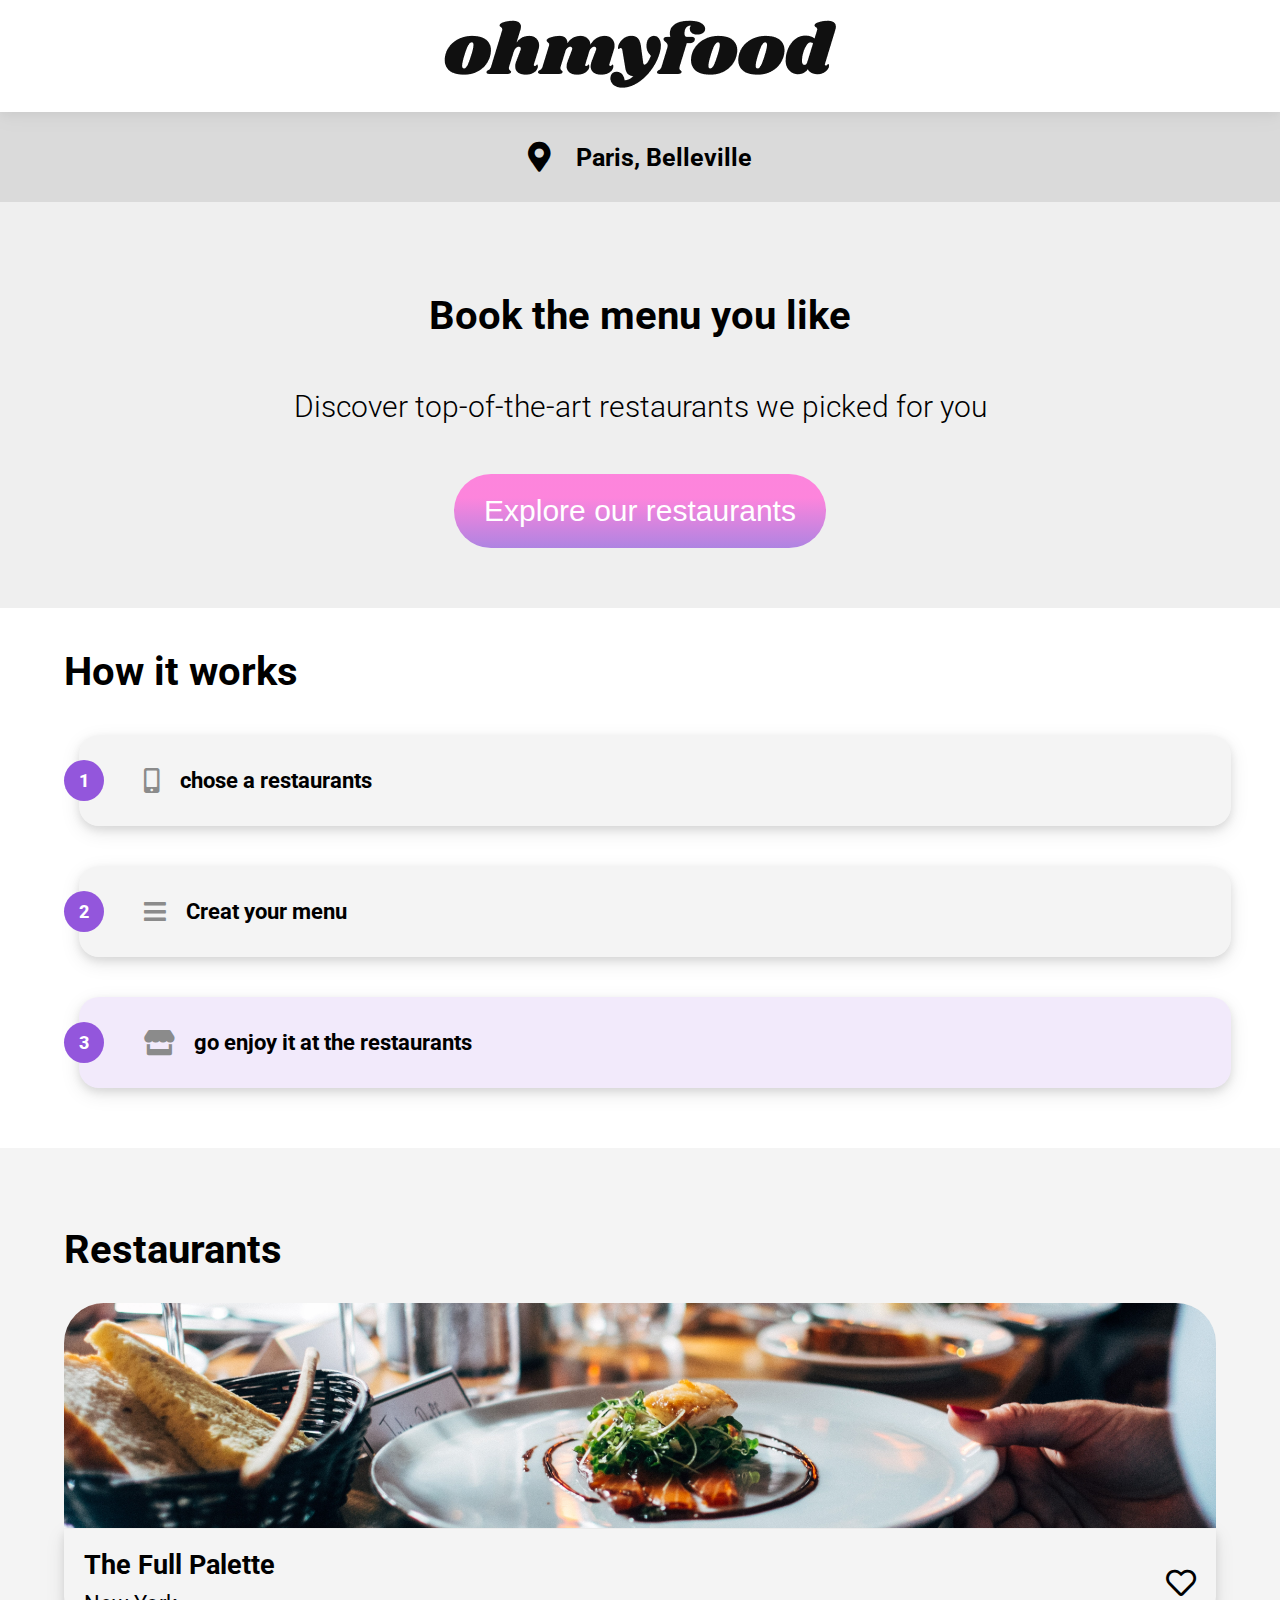
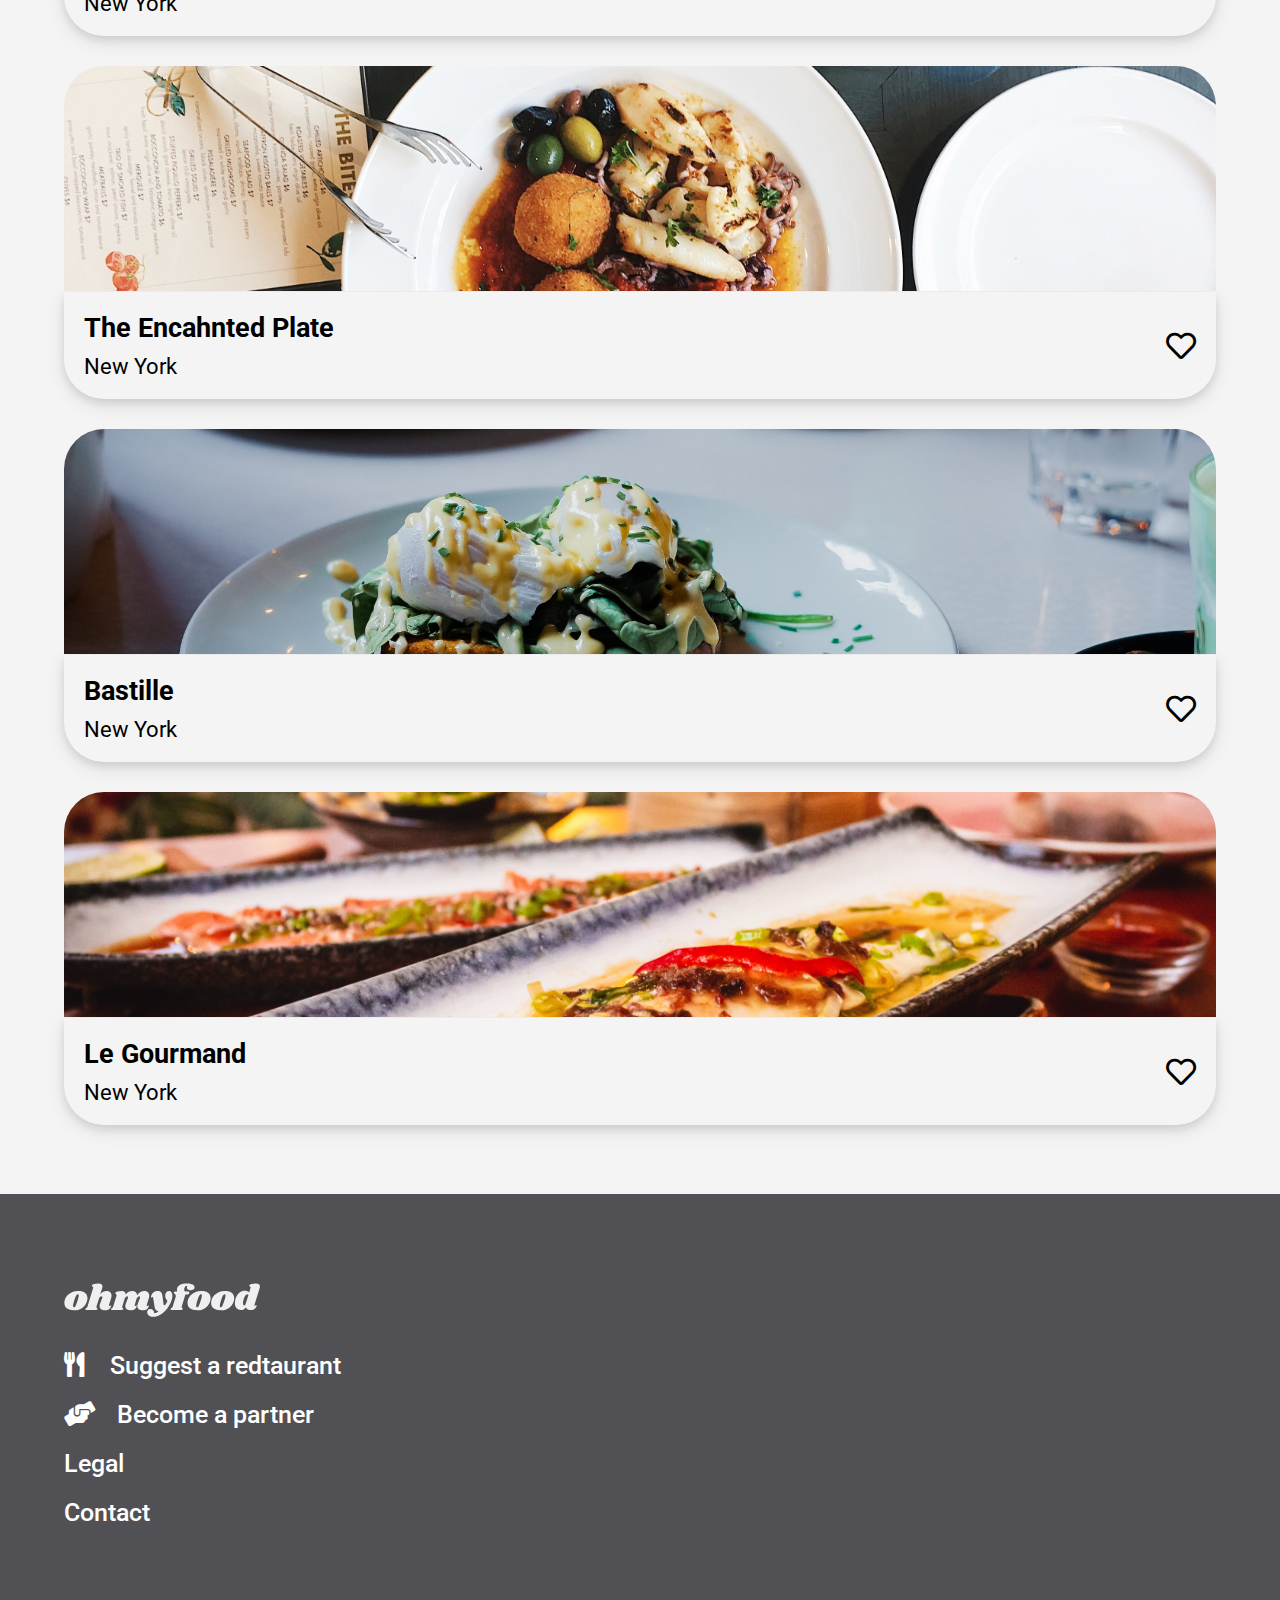
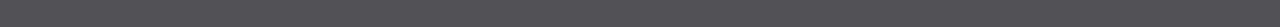
<file: index.html>
<!DOCTYPE html>
<html lang="en">
<head>
    <meta charset="UTF-8">
    <meta http-equiv="X-UA-Compatible" content="IE=edge">
    <meta name="viewport" content="width=device-width, initial-scale=1.0">
    <link rel="stylesheet" href="style.css">
    <link rel="stylesheet" href="https://cdnjs.cloudflare.com/ajax/libs/font-awesome/5.15.4/css/all.min.css" integrity="sha512-1ycn6IcaQQ40/MKBW2W4Rhis/DbILU74C1vSrLJxCq57o941Ym01SwNsOMqvEBFlcgUa6xLiPY/NS5R+E6ztJQ==" crossorigin="anonymous" referrerpolicy="no-referrer" />
    <title>Home Page</title>
</head>
<body>
    <section>
        <div class="heading-section">
            <div class="heading-section__logo">
               <a href="index.html"><img src="images/logo/ohmyfood.png" alt="logo"></a> 
            </div>
            <div class="heading-section__content">
                <div class="heading-section__content--map">
                    <i class="fas fa-map-marker-alt"></i>
                    <h3>Paris, Belleville</h3>
                </div>
                
                <h2>Book the menu you like</h2>
                <p>Discover top-of-the-art restaurants we picked for you</p>
                <button><a href="#">Explore our restaurants</a></button>
            </div>
        </div>
    </section>
    <section>
        <div class="how-it-work-sections">
            <div class="how-it-work-sections__content">
                <h2>How it works</h2>
                <div class="how-it-work-sections__content--cards">
                    <div class="card-1">
                        <p>1</p>
                        <i class="fas fa-mobile-alt"></i>
                        <h3>chose a restaurants</h3>
                    </div>
                    <div class="cards card-1">
                        <p>2</p>
                        <i class="fas fa-bars"></i>
                        <h3>Creat your menu</h3>
                    </div>
                    <div class="cards card-1 active">
                        <p>3</p>
                        <i class="fas fa-store"></i>
                        <h3>go enjoy it at the restaurants</h3>
                    </div>
                </div>
            </div>
        </div>
    </section>
    <section>
        <div class="restaurants-section">
            <div class="restaurants-section__content">
                <h2>Restaurants</h2>
                <div class="restaurants-section__content--image-cards">
                    <div class="card-2-new"> 
                        <img src="images/restaurants/jay-wennington-N_Y88TWmGwA-unsplash.jpg" alt="">
                        <div class="cont">
                            <div class="text">
                                <h3> <a href="Le_délice_des_sens.html"> The Full Palette</a></h3>
                                <p>New York</p>
                            </div>
                            <div class="icon">
                                <i class="fas fa-heart"></i>
                            </div>
                        </div>
                        </div>
                       
                    <div class="card-2-new">
                        <img src="images/restaurants/stil-u2Lp8tXIcjw-unsplash.jpg" alt="">
                        <div class="cont">
                            <div class="text">
                                <a href="la_note_enchantee.html"><h3>The Encahnted Plate</h3></a>
                                <p>New York</p>
                            </div>
                            <div class="icon">
                                <i class="fas fa-heart"></i>
                            </div>
                        </div>
                      
                    </div>
                    <div class="card-2-new">
                        <img src="images/restaurants/toa-heftiba-DQKerTsQwi0-unsplash.jpg" alt="">
                        <div class="cont">
                            <div class="text">
                                <a href="A_la_francaise.html"><h3>Bastille</h3></a>
                                <p>New York</p>
                            </div>
                            <div class="icon">
                                <i class="fas fa-heart"></i>
                            </div>
                        </div>
                      
                    </div>
                    <div class="card-2-new">
                        <img src="images/restaurants/louis-hansel-shotsoflouis-qNBGVyOCY8Q-unsplash.jpg" alt="">
                        <div class="cont">
                            <div class="text">
                                <a href="The_full_Palette.html"><h3>Le Gourmand</h3></a>
                                <p>New York</p>
                            </div>
                            <div class="icon">
                                <i class="fas fa-heart"></i>
                            </div>
                        </div>
                      
                    </div>
                </div>
            </div>
        </div>
    </section>

    <footer>
        <div class="footer-section">
            <div class="footer-section__content">
                <div class="logo-footer">
                    <img src="images/logo/ohmyfood@2x.svg" alt="">
                </div>
                <div class="links">
                    <a href="#"><p><i class="fas fa-utensils"></i> Suggest a redtaurant</p></a>
                    <a href="#"><p><i class="fas fa-hands-helping"></i> Become a partner</p></a>
                    <a href="#"><p>Legal</p></a>
                   <a href="#"> <p>Contact</p></a>
                </div>
            </div>
        </div>
    </footer>
</body>
</html>
</file>
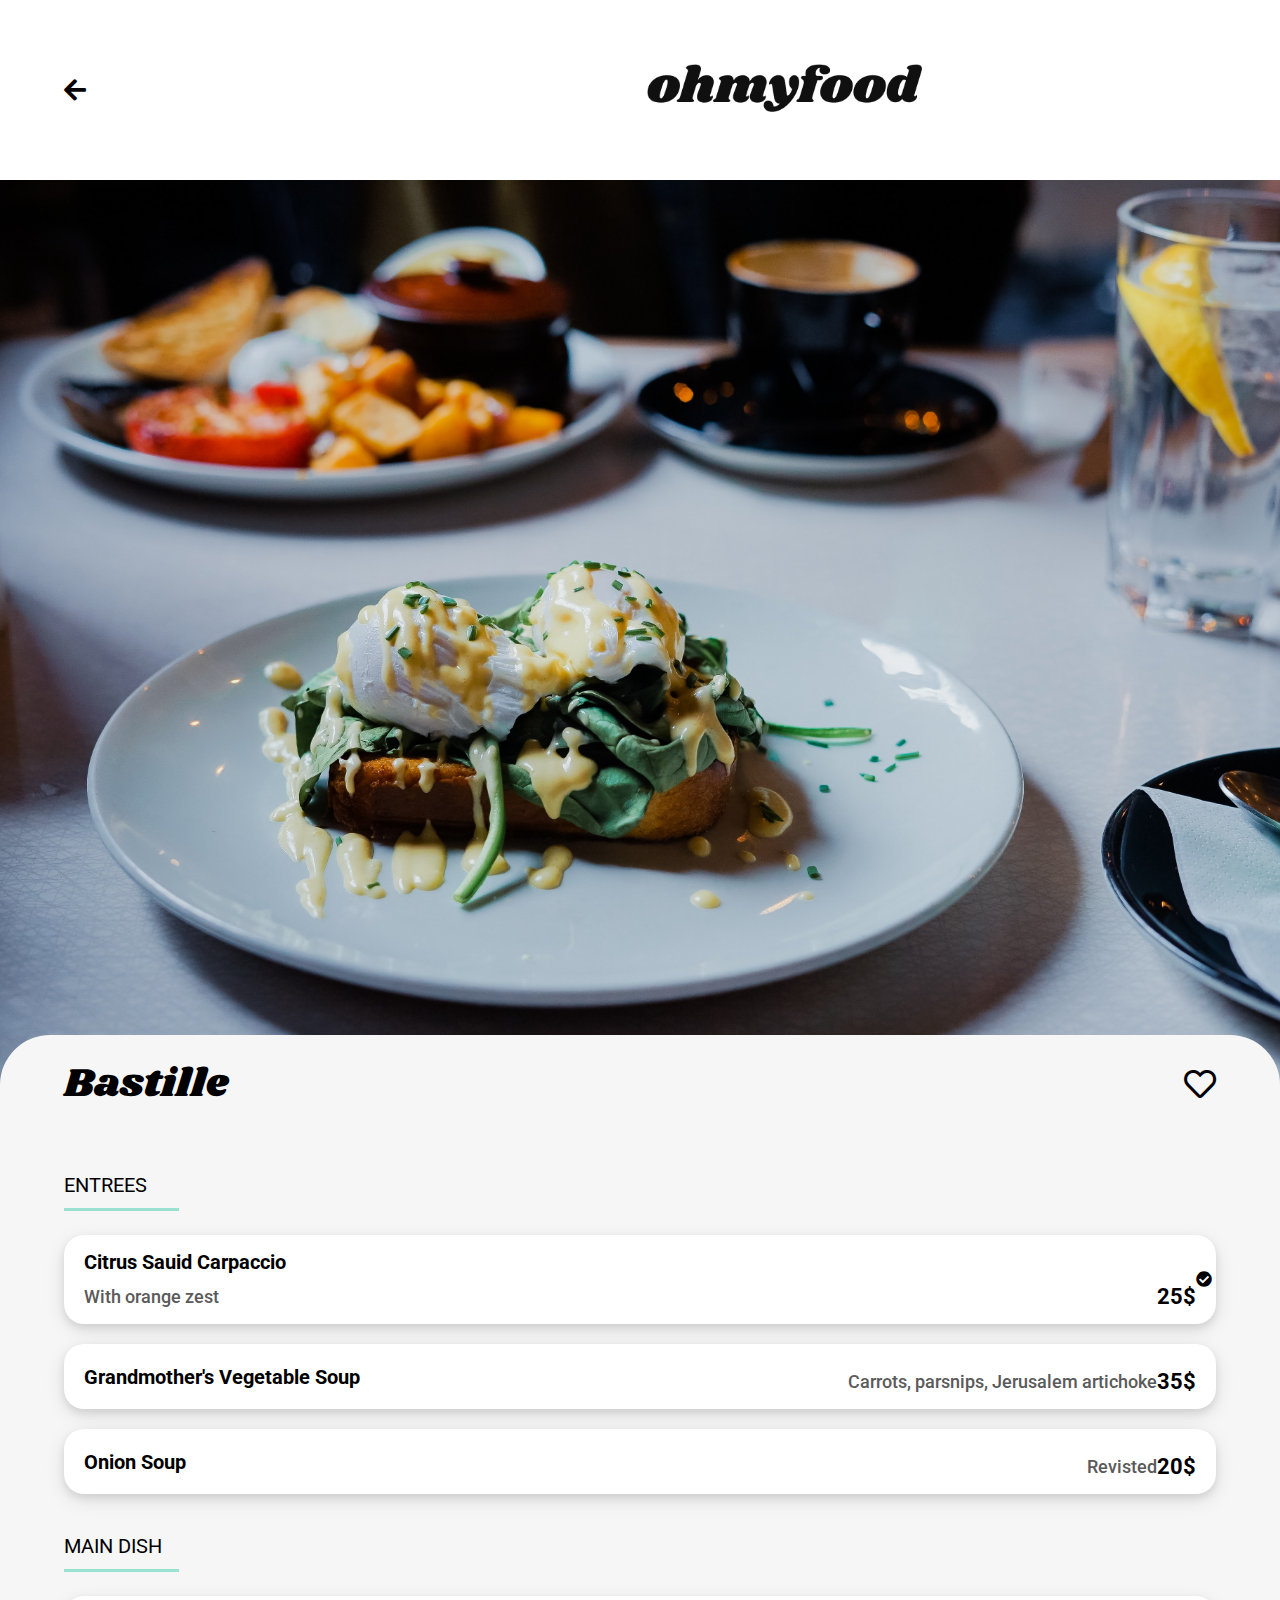
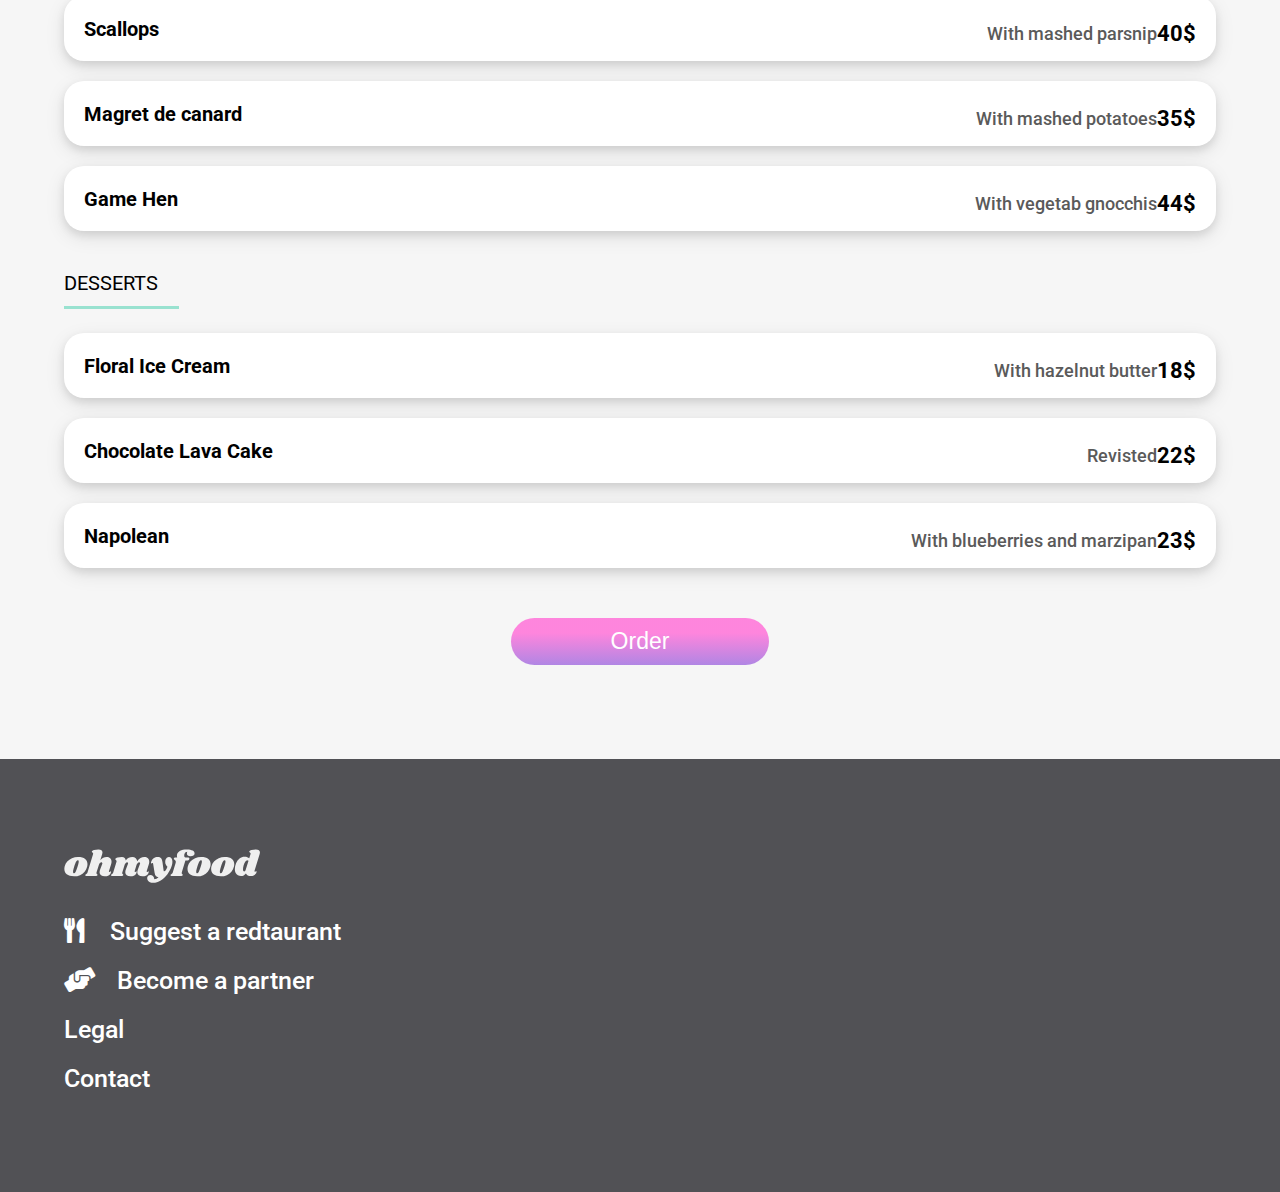
<file: A_la_francaise.html>
<!DOCTYPE html>
<html lang="en">
<head>
    <meta charset="UTF-8">
    <meta http-equiv="X-UA-Compatible" content="IE=edge">
    <meta name="viewport" content="width=device-width, initial-scale=1.0">
    <link rel="stylesheet" href="style.css">
    <link rel="stylesheet" href="https://cdnjs.cloudflare.com/ajax/libs/font-awesome/5.15.4/css/all.min.css" integrity="sha512-1ycn6IcaQQ40/MKBW2W4Rhis/DbILU74C1vSrLJxCq57o941Ym01SwNsOMqvEBFlcgUa6xLiPY/NS5R+E6ztJQ==" crossorigin="anonymous" referrerpolicy="no-referrer" />
    <title>A_la_francaise</title>
</head>
<body>
    <section>
        <div class="heading-menu-section">
            <div class="heading-menu-section__logo">
               <a href="/index.html"> <i class="fas fa-arrow-left"></i></a>
               <a href="/index.html"> <img src="images/logo/ohmyfood.png" alt="logo"></a>
            </div>
        </div>
        <div class="heading-menu-section__banner-img">
            <img src="images/restaurants/toa-heftiba-DQKerTsQwi0-unsplash.jpg" alt="">
        </div>
    </section>
    <div class="restaurant-food-section">
        <div class="restaurant-food-section__content">
            <div class="restaurant-food-section__content--heading-primary">
                <div class="cont">
                    <div class="text">
                        <h3>Bastille</h3>
                    </div>
                    <div class="icon">
                        <i class="fas fa-heart"></i>
                    </div>
                </div>
            </div>
            <div class="restaurant-food-section__content--recipes">
              <div class="entrees">
                  <div class="head">
                      <h3>ENTREES<br></h3>
                      <span></span>
                  </div>
                  <div class="sm-card">
                      <div class="x-card">
                      <h4> Citrus Sauid Carpaccio</h4>
                      <div class="sm-card-row">
                          <p>With orange zest</p>
                          <h5>25$</h5>
                      </div>
                    </div>
                    <div class="sm-hover">
                        <i class="fas fa-check-circle"></i>
                    </div>
                  </div>
                  <div class="sm-card">
                      <h4> Grandmother's Vegetable Soup</h4>
                      <div class="sm-card-row">
                          <p>Carrots, parsnips, Jerusalem artichoke</p>
                          <h5>35$</h5>
                      </div>
                  </div>
                  <div class="sm-card">
                      <h4> Onion Soup</h4>
                      <div class="sm-card-row">
                          <p>Revisted</p>
                          <h5>20$</h5>
                      </div>
                  </div>
              </div>
              <div class="entrees">
                  <div class="head">
                      <h3>MAIN DISH<br></h3>
                      <span></span>
                  </div>
                  <div class="sm-card">
                      <h4> Scallops</h4>
                      <div class="sm-card-row">
                          <p>With mashed parsnip</p>
                          <h5>40$</h5>
                      </div>
                  </div>
                  <div class="sm-card">
                      <h4> Magret de canard</h4>
                      <div class="sm-card-row">
                          <p>With mashed potatoes</p>
                          <h5>35$</h5>
                      </div>
                  </div>
                  <div class="sm-card">
                      <h4> Game Hen</h4>
                      <div class="sm-card-row">
                          <p>With vegetab gnocchis</p>
                          <h5>44$</h5>
                      </div>
                  </div>
              </div>
              <div class="entrees">
                  <div class="head">
                      <h3>DESSERTS<br></h3>
                      <span></span>
                  </div>
                  <div class="sm-card">
                      <h4>Floral Ice Cream</h4>
                      <div class="sm-card-row">
                          <p>With hazelnut butter</p>
                          <h5>18$</h5>
                      </div>
                  </div>
                  <div class="sm-card">
                      <h4> Chocolate Lava Cake</h4>
                      <div class="sm-card-row">
                          <p>Revisted</p>
                          <h5>22$</h5>
                      </div>
                  </div>
                  <div class="sm-card">
                      <h4>Napolean</h4>
                      <div class="sm-card-row">
                          <p>With blueberries and marzipan</p>
                          <h5>23$</h5>
                      </div>
                  </div>
              </div>
              <div class="btn">
                  <button><a href="#">Order</a></button>
              </div>
            </div>

        </div>
    </div>
    <section>

    </section>
    

    <footer>
        <div class="footer-section">
            <div class="footer-section__content">
                <div class="logo-footer">
                    <img src="images/logo/ohmyfood@2x.svg" alt="">
                </div>
                <div class="links">
                    <a href="#"><p><i class="fas fa-utensils"></i> Suggest a redtaurant</p></a>
                    <a href="#"><p><i class="fas fa-hands-helping"></i> Become a partner</p></a>
                    <a href="#"><p>Legal</p></a>
                   <a href="#"> <p>Contact</p></a>
                </div>
            </div>
        </div>
    </footer>
</body>
</html>
</file>
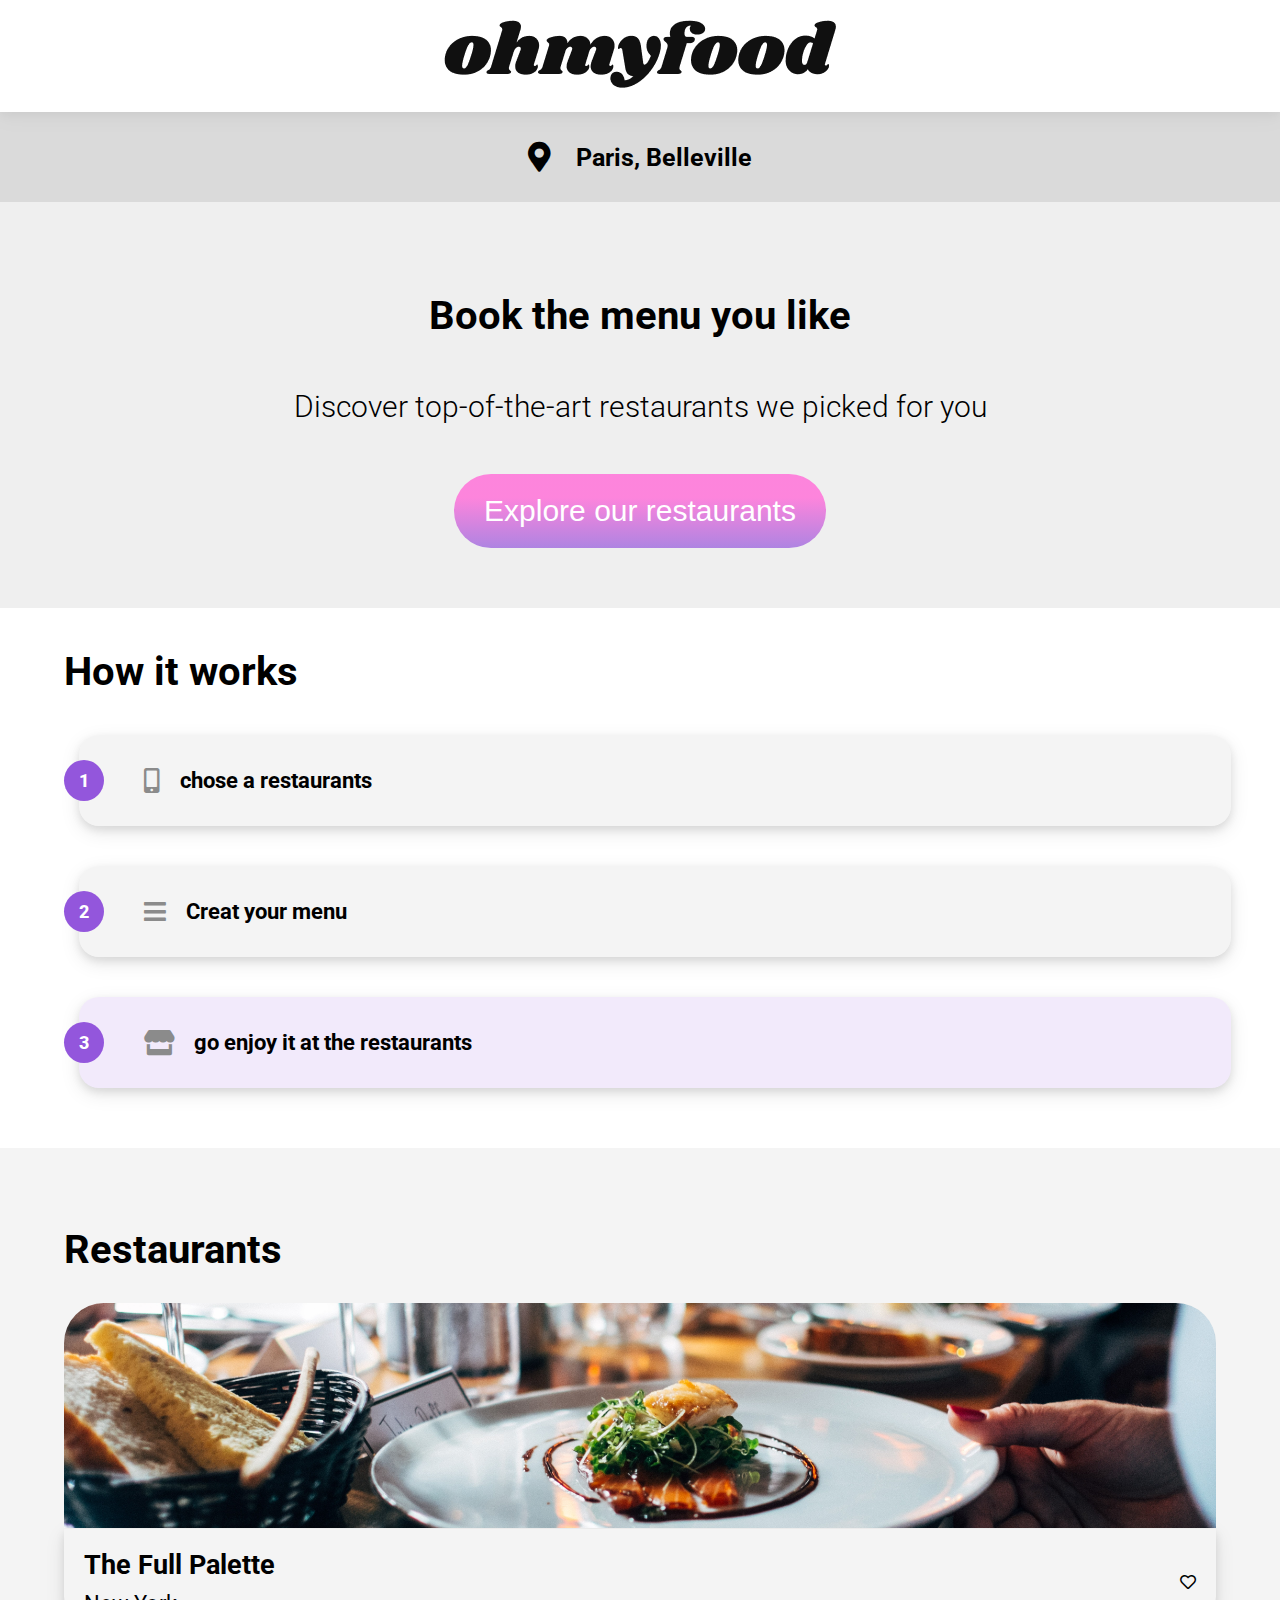
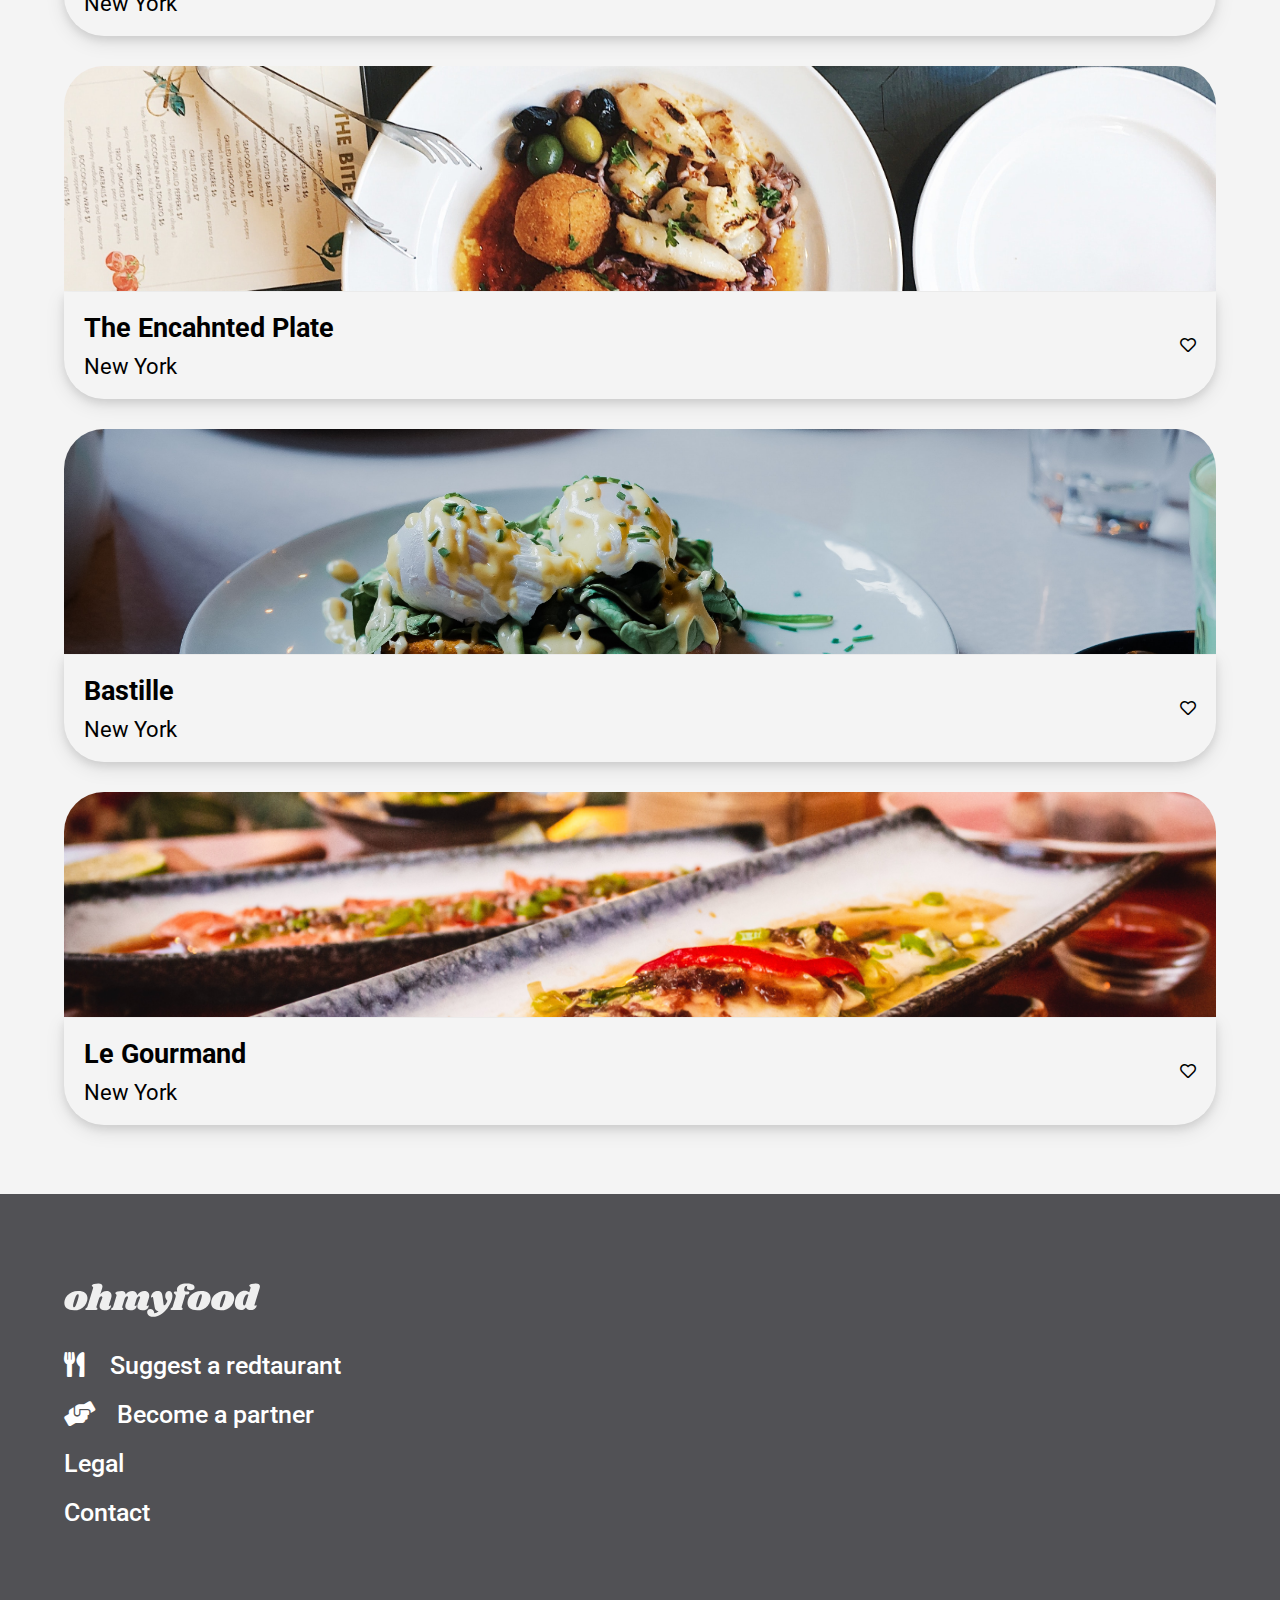
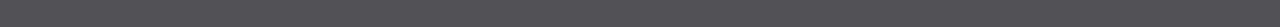
<file: Homepage.html>
<!DOCTYPE html>
<html lang="en">
<head>
    <meta charset="UTF-8">
    <meta http-equiv="X-UA-Compatible" content="IE=edge">
    <meta name="viewport" content="width=device-width, initial-scale=1.0">
    <link rel="stylesheet" href="/css/style.css">
    <link rel="stylesheet" href="https://cdnjs.cloudflare.com/ajax/libs/font-awesome/5.15.4/css/all.min.css" integrity="sha512-1ycn6IcaQQ40/MKBW2W4Rhis/DbILU74C1vSrLJxCq57o941Ym01SwNsOMqvEBFlcgUa6xLiPY/NS5R+E6ztJQ==" crossorigin="anonymous" referrerpolicy="no-referrer" />
    <title>Home Page</title>
</head>
<body>
    <section>
        <div class="heading-section">
            <div class="heading-section__logo">
                <img src="/images/logo/ohmyfood.png" alt="logo">
            </div>
            <div class="heading-section__content">
                <div class="heading-section__content--map">
                    <i class="fas fa-map-marker-alt"></i>
                    <h3>Paris, Belleville</h3>
                </div>
                
                <h2>Book the menu you like</h2>
                <p>Discover top-of-the-art restaurants we picked for you</p>
                <button><a href="#">Explore our restaurants</a></button>
            </div>
        </div>
    </section>
    <section>
        <div class="how-it-work-sections">
            <div class="how-it-work-sections__content">
                <h2>How it works</h2>
                <div class="how-it-work-sections__content--cards">
                    <div class="card-1">
                        <p>1</p>
                        <i class="fas fa-mobile-alt"></i>
                        <h3>chose a restaurants</h3>
                    </div>
                    <div class="cards card-1">
                        <p>2</p>
                        <i class="fas fa-bars"></i>
                        <h3>Creat your menu</h3>
                    </div>
                    <div class="cards card-1 active">
                        <p>3</p>
                        <i class="fas fa-store"></i>
                        <h3>go enjoy it at the restaurants</h3>
                    </div>
                </div>
            </div>
        </div>
    </section>
    <section>
        <div class="restaurants-section">
            <div class="restaurants-section__content">
                <h2>Restaurants</h2>
                <div class="restaurants-section__content--image-cards">
                    <div class="card-2-new"> 
                        <img src="/images/restaurants/jay-wennington-N_Y88TWmGwA-unsplash.jpg" alt="">
                        <div class="cont">
                            <div class="text">
                                <h3>The Full Palette</h3>
                                <p>New York</p>
                            </div>
                            <div class="icon">
                                <i class="far fa-heart"></i>
                            </div>
                        </div>
                        </div>
                       
                    <div class="card-2-new">
                        <img src="/images/restaurants/stil-u2Lp8tXIcjw-unsplash.jpg" alt="">
                        <div class="cont">
                            <div class="text">
                                <h3>The Encahnted Plate</h3>
                                <p>New York</p>
                            </div>
                            <div class="icon">
                                <i class="far fa-heart"></i>
                            </div>
                        </div>
                      
                    </div>
                    <div class="card-2-new">
                        <img src="/images/restaurants/toa-heftiba-DQKerTsQwi0-unsplash.jpg" alt="">
                        <div class="cont">
                            <div class="text">
                                <h3>Bastille</h3>
                                <p>New York</p>
                            </div>
                            <div class="icon">
                                <i class="far fa-heart"></i>
                            </div>
                        </div>
                      
                    </div>
                    <div class="card-2-new">
                        <img src="/images/restaurants/louis-hansel-shotsoflouis-qNBGVyOCY8Q-unsplash.jpg" alt="">
                        <div class="cont">
                            <div class="text">
                                <h3>Le Gourmand</h3>
                                <p>New York</p>
                            </div>
                            <div class="icon">
                                <i class="far fa-heart"></i>
                            </div>
                        </div>
                      
                    </div>
                </div>
            </div>
        </div>
    </section>

    <footer>
        <div class="footer-section">
            <div class="footer-section__content">
                <div class="logo-footer">
                    <img src="/images/logo/ohmyfood@2x.svg" alt="">
                </div>
                <div class="links">
                    <a href="#"><p><i class="fas fa-utensils"></i> Suggest a redtaurant</p></a>
                    <a href="#"><p><i class="fas fa-hands-helping"></i> Become a partner</p></a>
                    <a href="#"><p>Legal</p></a>
                   <a href="#"> <p>Contact</p></a>
                </div>
            </div>
        </div>
    </footer>
</body>
</html>
</file>
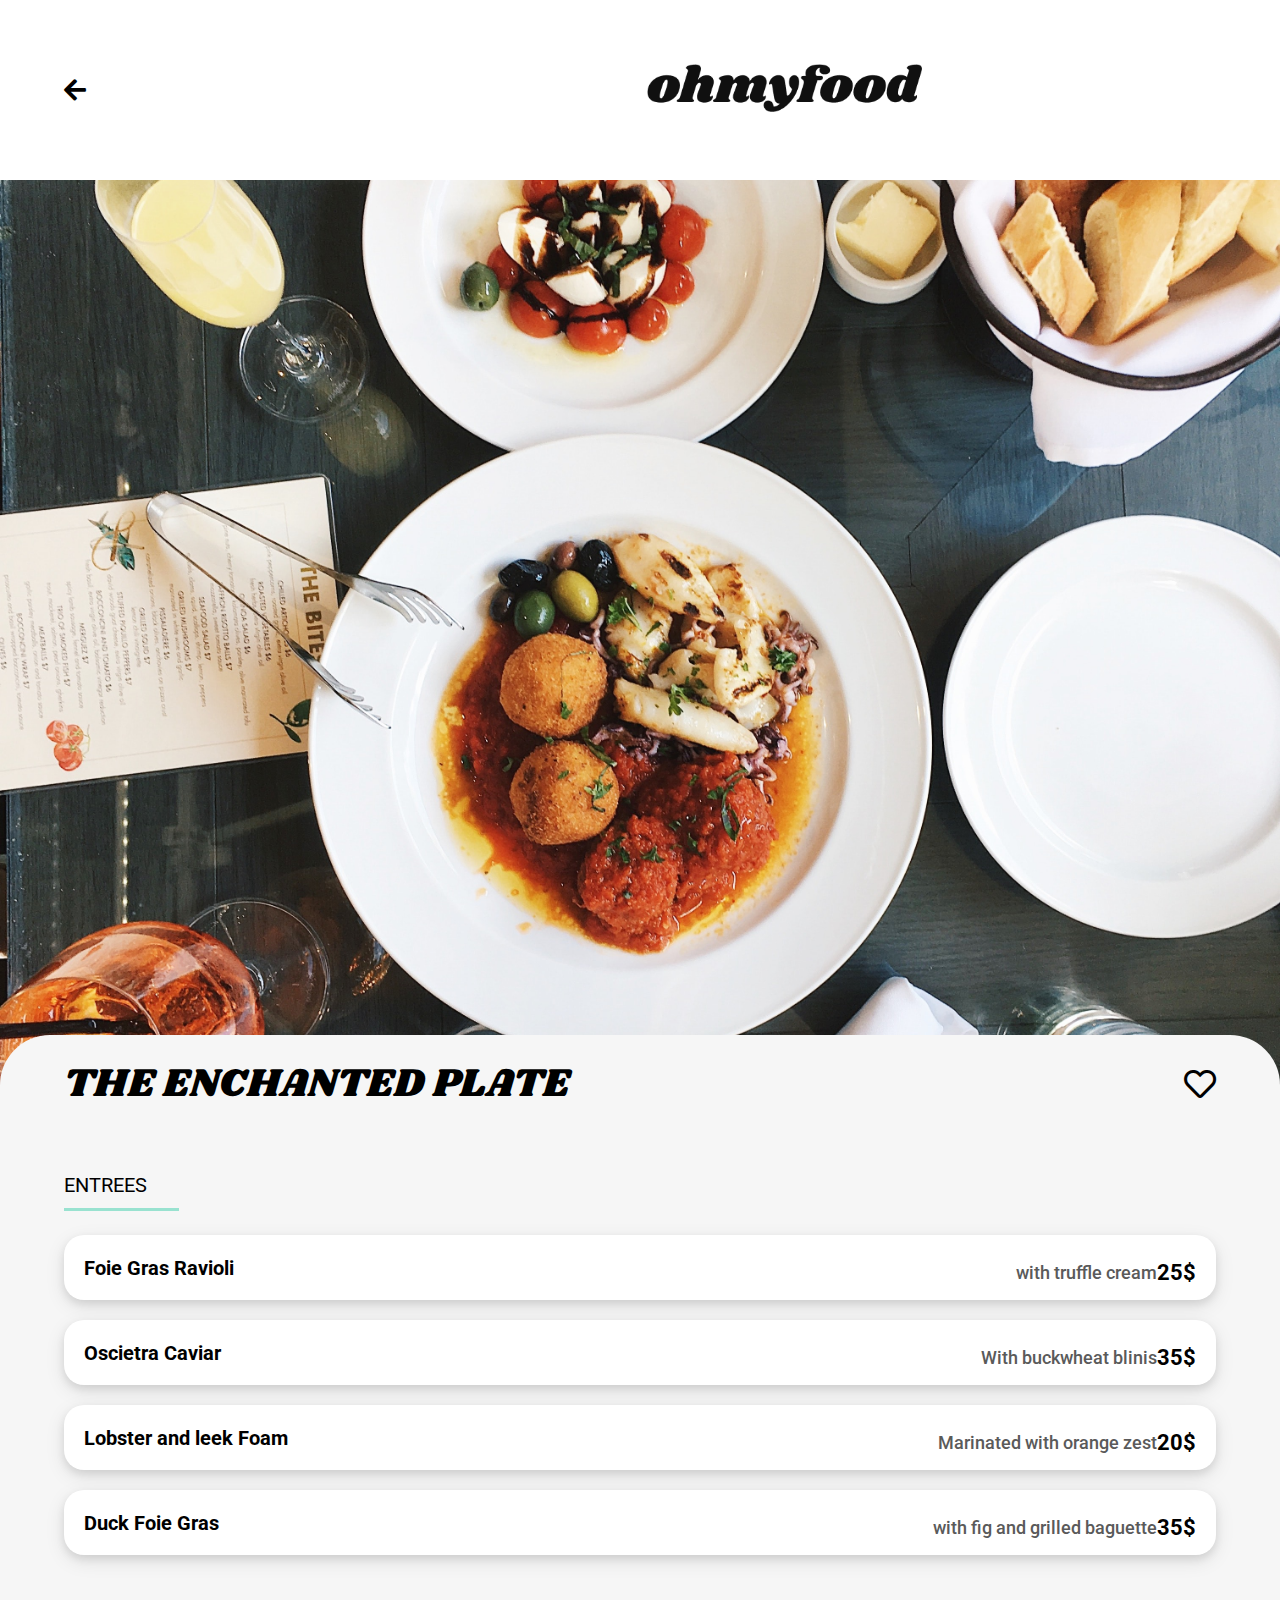
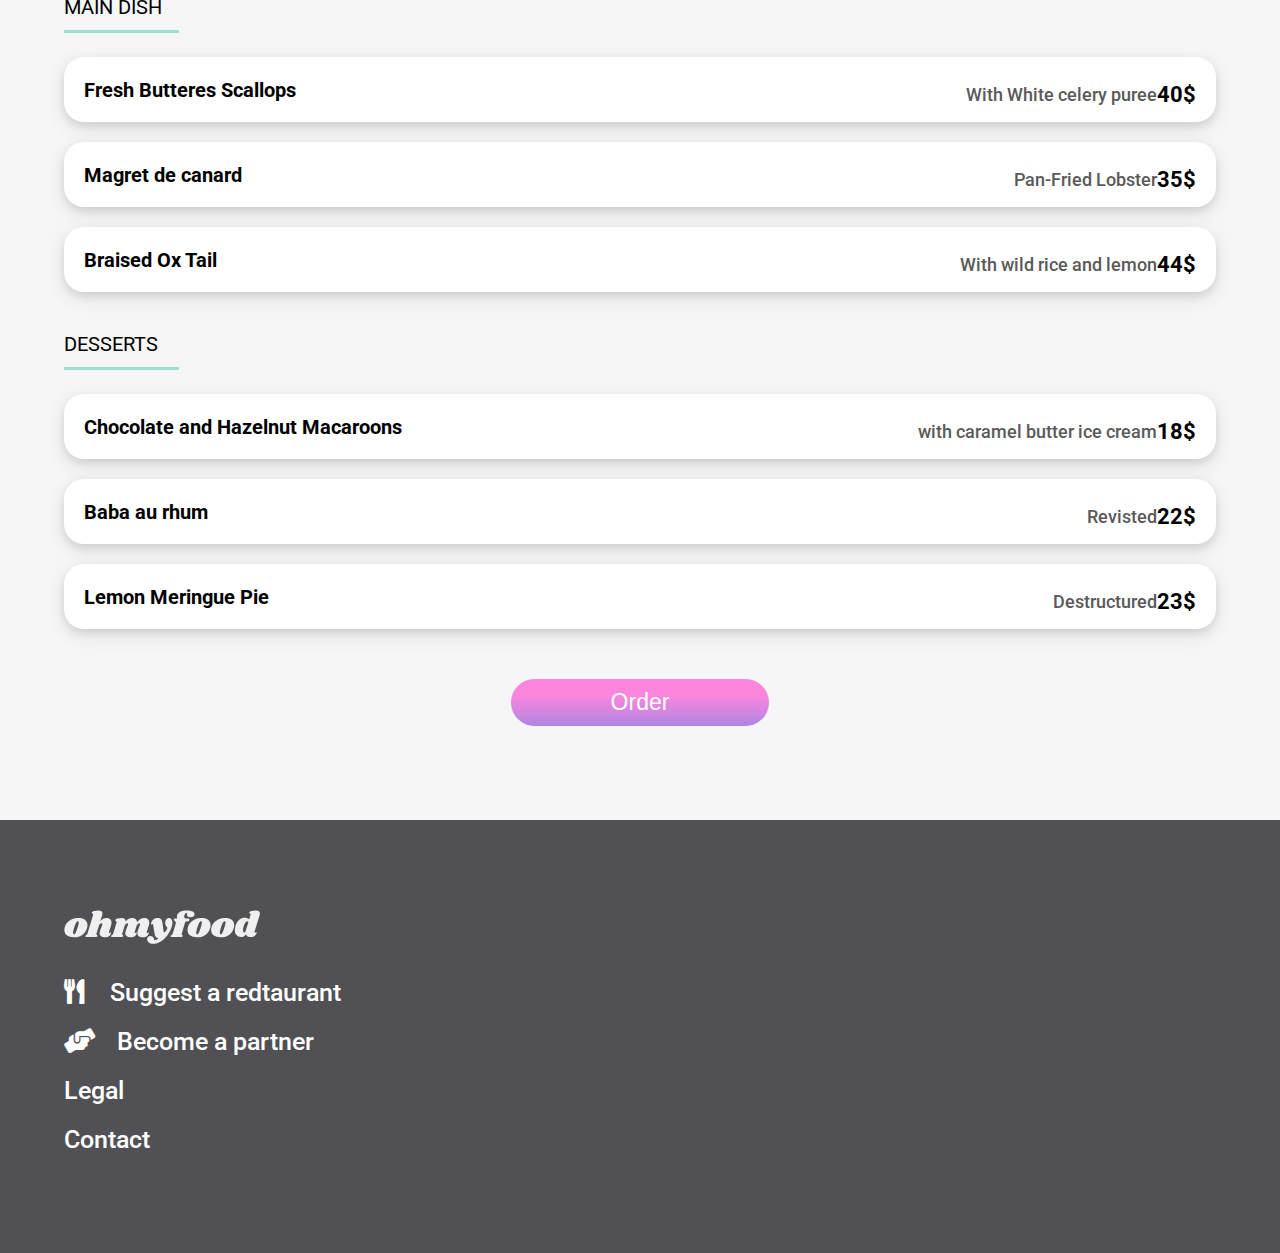
<file: la_note_enchantee.html>
<!DOCTYPE html>
<html lang="en">
<head>
    <meta charset="UTF-8">
    <meta http-equiv="X-UA-Compatible" content="IE=edge">
    <meta name="viewport" content="width=device-width, initial-scale=1.0">
    <link rel="stylesheet" href="style.css">
    <link rel="stylesheet" href="https://cdnjs.cloudflare.com/ajax/libs/font-awesome/5.15.4/css/all.min.css" integrity="sha512-1ycn6IcaQQ40/MKBW2W4Rhis/DbILU74C1vSrLJxCq57o941Ym01SwNsOMqvEBFlcgUa6xLiPY/NS5R+E6ztJQ==" crossorigin="anonymous" referrerpolicy="no-referrer" />
    <title>la_note_enchantee</title>
</head>
<body>
    <section>
        <div class="heading-menu-section">
            <div class="heading-menu-section__logo">
                <a href="/index.html"><i class="fas fa-arrow-left"></i></a>
                <a href="/index.html"><img src="images/logo/ohmyfood.png" alt="logo"></a>
            </div>
        </div>
        <div class="heading-menu-section__banner-img">
            <img src="images/restaurants/stil-u2Lp8tXIcjw-unsplash.jpg" alt="">
        </div>
    </section>
    <div class="restaurant-food-section">
        <div class="restaurant-food-section__content">
            <div class="restaurant-food-section__content--heading-primary">
                <div class="cont">
                    <div class="text">
                        <h3>THE ENCHANTED PLATE</h3>
                    </div>
                    <div class="icon">
                        <i class="fas fa-heart"></i>
                    </div>
                </div>
            </div>
            <div class="restaurant-food-section__content--recipes">
              <div class="entrees">
                  <div class="head">
                      <h3>ENTREES<br></h3>
                      <span></span>
                  </div>
                  <div class="sm-card">
                      <h4> Foie Gras Ravioli</h4>
                      <div class="sm-card-row">
                          <p>with truffle cream</p>
                          <h5>25$</h5>
                      </div>
                  </div>
                  <div class="sm-card">
                      <h4> Oscietra Caviar</h4>
                      <div class="sm-card-row">
                          <p>With buckwheat blinis</p>
                          <h5>35$</h5>
                      </div>
                  </div>
                  <div class="sm-card">
                      <h4> Lobster and leek Foam</h4>
                      <div class="sm-card-row">
                          <p>Marinated with orange zest</p>
                          <h5>20$</h5>
                      </div>
                  </div>
                  <div class="sm-card">
                      <h4> Duck Foie Gras</h4>
                      <div class="sm-card-row">
                          <p>with fig and grilled baguette</p>
                          <h5>35$</h5>
                      </div>
                  </div>
              </div>
              <div class="entrees">
                  <div class="head">
                      <h3>MAIN DISH<br></h3>
                      <span></span>
                  </div>
                  <div class="sm-card">
                      <h4> Fresh Butteres Scallops</h4>
                      <div class="sm-card-row">
                          <p>With White celery puree</p>
                          <h5>40$</h5>
                      </div>
                  </div>
                  <div class="sm-card">
                      <h4> Magret de canard</h4>
                      <div class="sm-card-row">
                          <p>Pan-Fried Lobster</p>
                          <h5>35$</h5>
                      </div>
                  </div>
                  <div class="sm-card">
                      <h4> Braised Ox Tail</h4>
                      <div class="sm-card-row">
                          <p>With wild rice and lemon</p>
                          <h5>44$</h5>
                      </div>
                  </div>
              </div>
              <div class="entrees">
                  <div class="head">
                      <h3>DESSERTS<br></h3>
                      <span></span>
                  </div>
                  <div class="sm-card">
                      <h4>Chocolate and Hazelnut Macaroons</h4>
                      <div class="sm-card-row">
                          <p>with caramel butter ice cream</p>
                          <h5>18$</h5>
                      </div>
                  </div>
                  <div class="sm-card">
                      <h4> Baba au rhum</h4>
                      <div class="sm-card-row">
                          <p>Revisted</p>
                          <h5>22$</h5>
                      </div>
                  </div>
                  <div class="sm-card">
                      <h4>Lemon Meringue Pie</h4>
                      <div class="sm-card-row">
                          <p>Destructured</p>
                          <h5>23$</h5>
                      </div>
                  </div>
              </div>
              <div class="btn">
                  <button><a href="#">Order</a></button>
              </div>
            </div>

        </div>
    </div>
    <section>

    </section>
    

    <footer>
        <div class="footer-section">
            <div class="footer-section__content">
                <div class="logo-footer">
                    <img src="images/logo/ohmyfood@2x.svg" alt="">
                </div>
                <div class="links">
                    <a href="#"><p><i class="fas fa-utensils"></i> Suggest a redtaurant</p></a>
                    <a href="#"><p><i class="fas fa-hands-helping"></i> Become a partner</p></a>
                    <a href="#"><p>Legal</p></a>
                   <a href="#"> <p>Contact</p></a>
                </div>
            </div>
        </div>
    </footer>
</body>
</html>
</file>
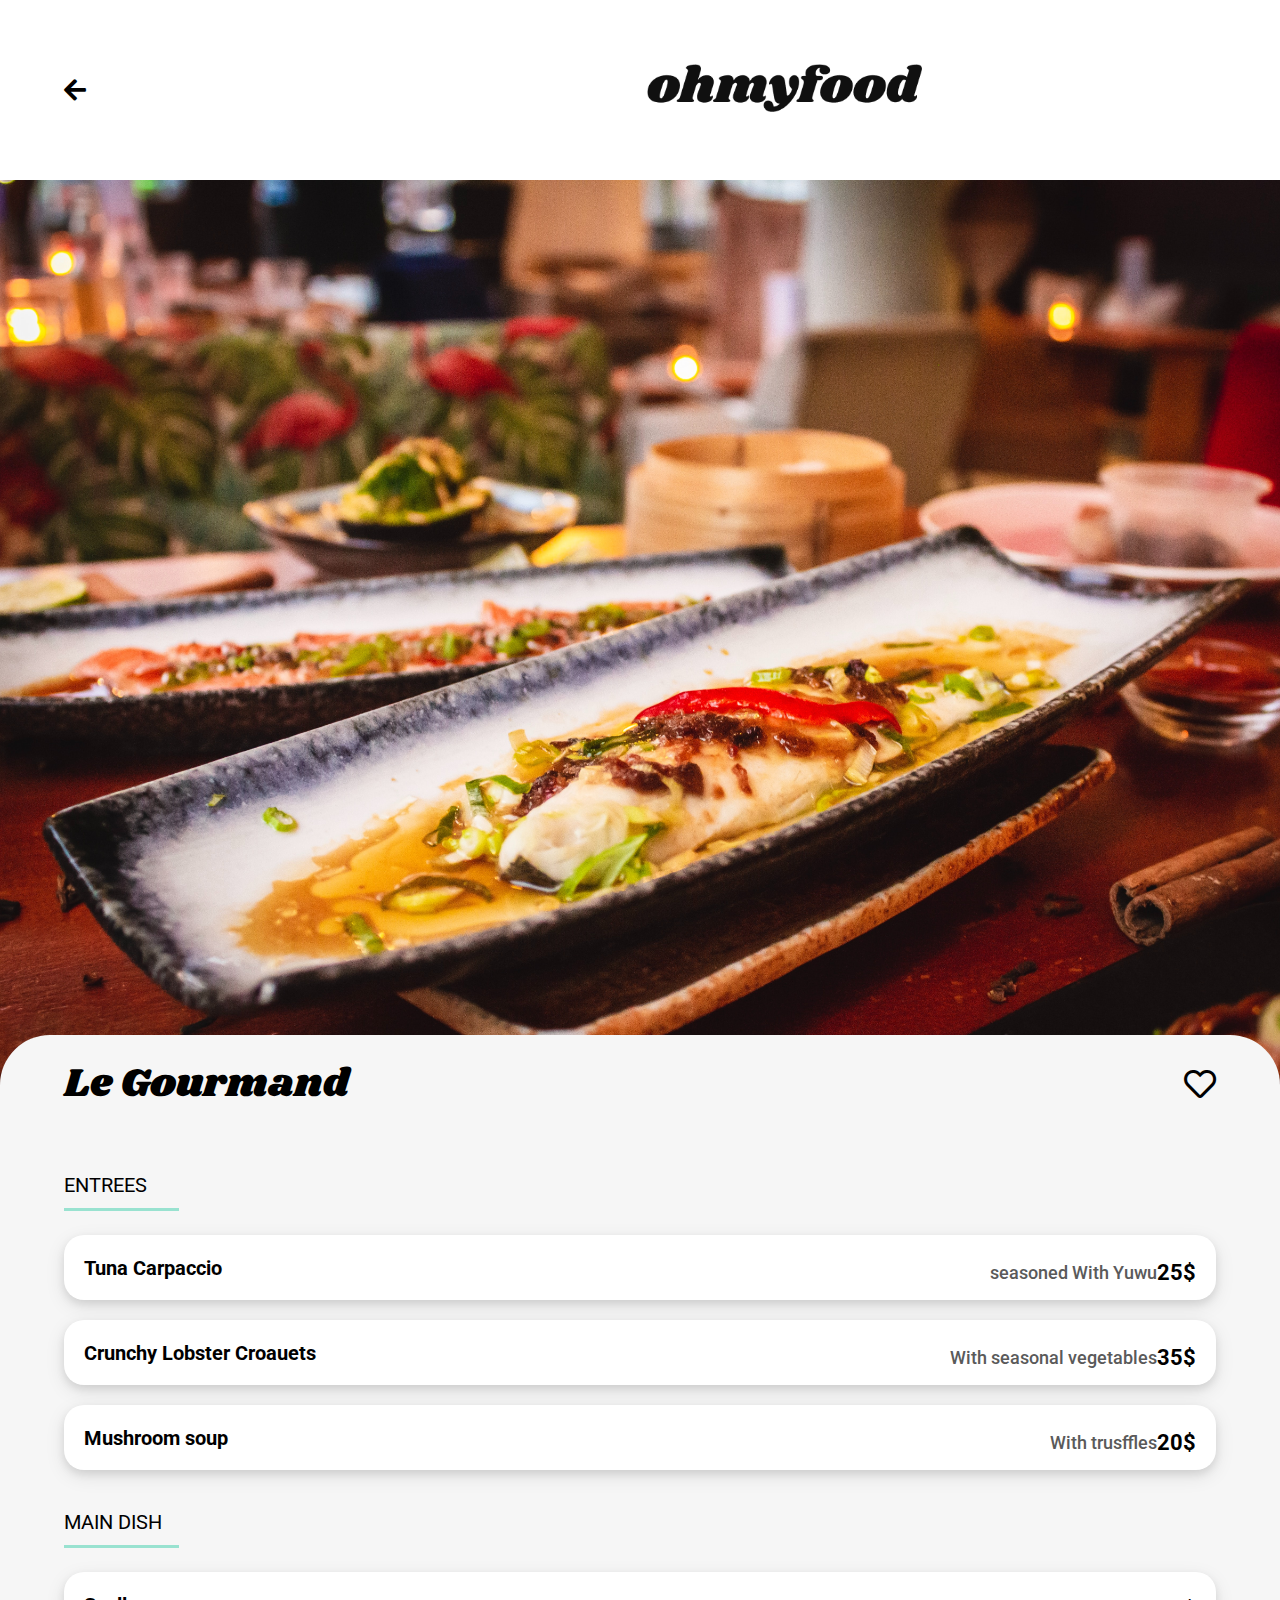
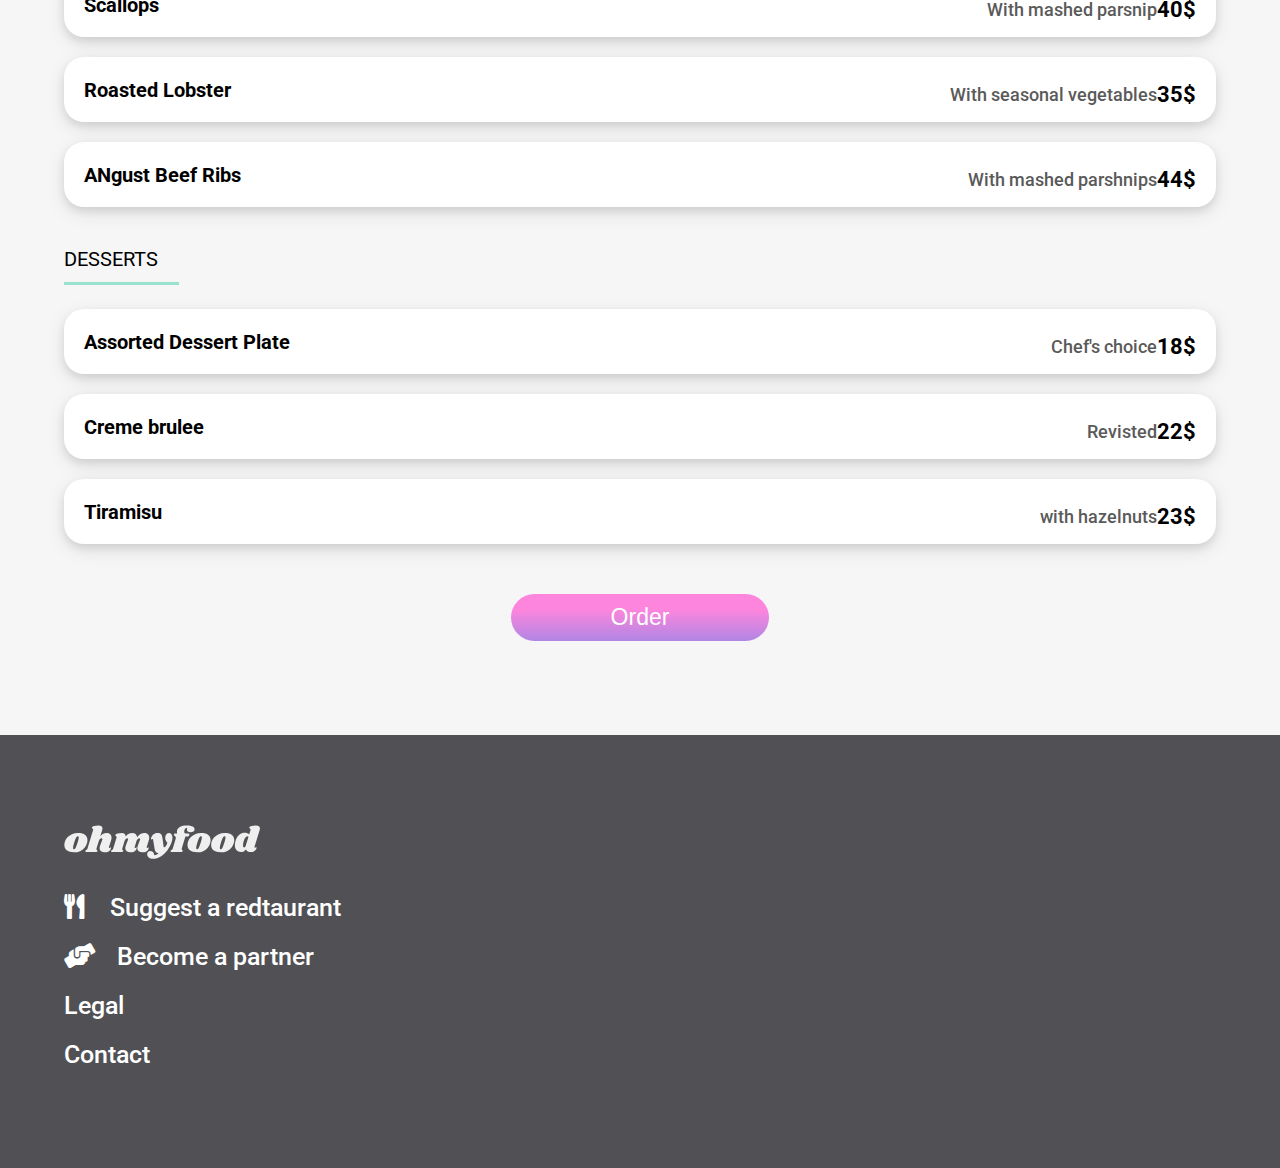
<file: Le_délice_des_sens.html>
<!DOCTYPE html>
<html lang="en">
<head>
    <meta charset="UTF-8">
    <meta http-equiv="X-UA-Compatible" content="IE=edge">
    <meta name="viewport" content="width=device-width, initial-scale=1.0">
    <link rel="stylesheet" href="style.css">
    <link rel="stylesheet" href="https://cdnjs.cloudflare.com/ajax/libs/font-awesome/5.15.4/css/all.min.css" integrity="sha512-1ycn6IcaQQ40/MKBW2W4Rhis/DbILU74C1vSrLJxCq57o941Ym01SwNsOMqvEBFlcgUa6xLiPY/NS5R+E6ztJQ==" crossorigin="anonymous" referrerpolicy="no-referrer" />
    <title>A_la_francaise</title>
</head>
<body>
    <section>
        <div class="heading-menu-section">
            <div class="heading-menu-section__logo">
                <a href="/index.html"><i class="fas fa-arrow-left"></i></a>
                <a href="/index.html"><img src="images/logo/ohmyfood.png" alt="logo"></a>
            </div>
        </div>
        <div class="heading-menu-section__banner-img">
            <img src="images/restaurants/louis-hansel-shotsoflouis-qNBGVyOCY8Q-unsplash.jpg" alt="">
        </div>
    </section>
    <div class="restaurant-food-section">
        <div class="restaurant-food-section__content">
            <div class="restaurant-food-section__content--heading-primary">
                <div class="cont">
                    <div class="text">
                        <h3>Le Gourmand</h3>
                    </div>
                    <div class="icon">
                        <i class="fas fa-heart"></i>
                    </div>
                </div>
            </div>
            <div class="restaurant-food-section__content--recipes">
              <div class="entrees">
                  <div class="head">
                      <h3>ENTREES<br></h3>
                      <span></span>
                  </div>
                  <div class="sm-card">
                      <h4>Tuna Carpaccio</h4>
                      <div class="sm-card-row">
                          <p>seasoned With Yuwu</p>
                          <h5>25$</h5>
                      </div>
                  </div>
                  <div class="sm-card">
                      <h4>Crunchy Lobster Croauets</h4>
                      <div class="sm-card-row">
                          <p>With seasonal vegetables</p>
                          <h5>35$</h5>
                      </div>
                  </div>
                  <div class="sm-card">
                      <h4>Mushroom soup</h4>
                      <div class="sm-card-row">
                          <p>With trusffles</p>
                          <h5>20$</h5>
                      </div>
                  </div>
              </div>
              <div class="entrees">
                  <div class="head">
                      <h3>MAIN DISH<br></h3>
                      <span></span>
                  </div>
                  <div class="sm-card">
                      <h4> Scallops</h4>
                      <div class="sm-card-row">
                          <p>With mashed parsnip</p>
                          <h5>40$</h5>
                      </div>
                  </div>
                  <div class="sm-card">
                      <h4>Roasted Lobster</h4>
                      <div class="sm-card-row">
                          <p>With seasonal vegetables</p>
                          <h5>35$</h5>
                      </div>
                  </div>
                  <div class="sm-card">
                      <h4>ANgust Beef Ribs</h4>
                      <div class="sm-card-row">
                          <p>With mashed parshnips</p>
                          <h5>44$</h5>
                      </div>
                  </div>
              </div>
              <div class="entrees">
                  <div class="head">
                      <h3>DESSERTS<br></h3>
                      <span></span>
                  </div>
                  <div class="sm-card">
                      <h4>Assorted Dessert Plate</h4>
                      <div class="sm-card-row">
                          <p>Chef's choice</p>
                          <h5>18$</h5>
                      </div>
                  </div>
                  <div class="sm-card">
                      <h4>Creme brulee</h4>
                      <div class="sm-card-row">
                          <p>Revisted</p>
                          <h5>22$</h5>
                      </div>
                  </div>
                  <div class="sm-card">
                      <h4>Tiramisu</h4>
                      <div class="sm-card-row">
                          <p>with hazelnuts</p>
                          <h5>23$</h5>
                      </div>
                  </div>
              </div>
              <div class="btn">
                  <button><a href="#">Order</a></button>
              </div>
            </div>

        </div>
    </div>
    <section>

    </section>
    

    <footer>
        <div class="footer-section">
            <div class="footer-section__content">
                <div class="logo-footer">
                    <img src="images/logo/ohmyfood@2x.svg" alt="">
                </div>
                <div class="links">
                    <a href="#"><p><i class="fas fa-utensils"></i> Suggest a redtaurant</p></a>
                    <a href="#"><p><i class="fas fa-hands-helping"></i> Become a partner</p></a>
                    <a href="#"><p>Legal</p></a>
                   <a href="#"> <p>Contact</p></a>
                </div>
            </div>
        </div>
    </footer>
</body>
</html>
</file>
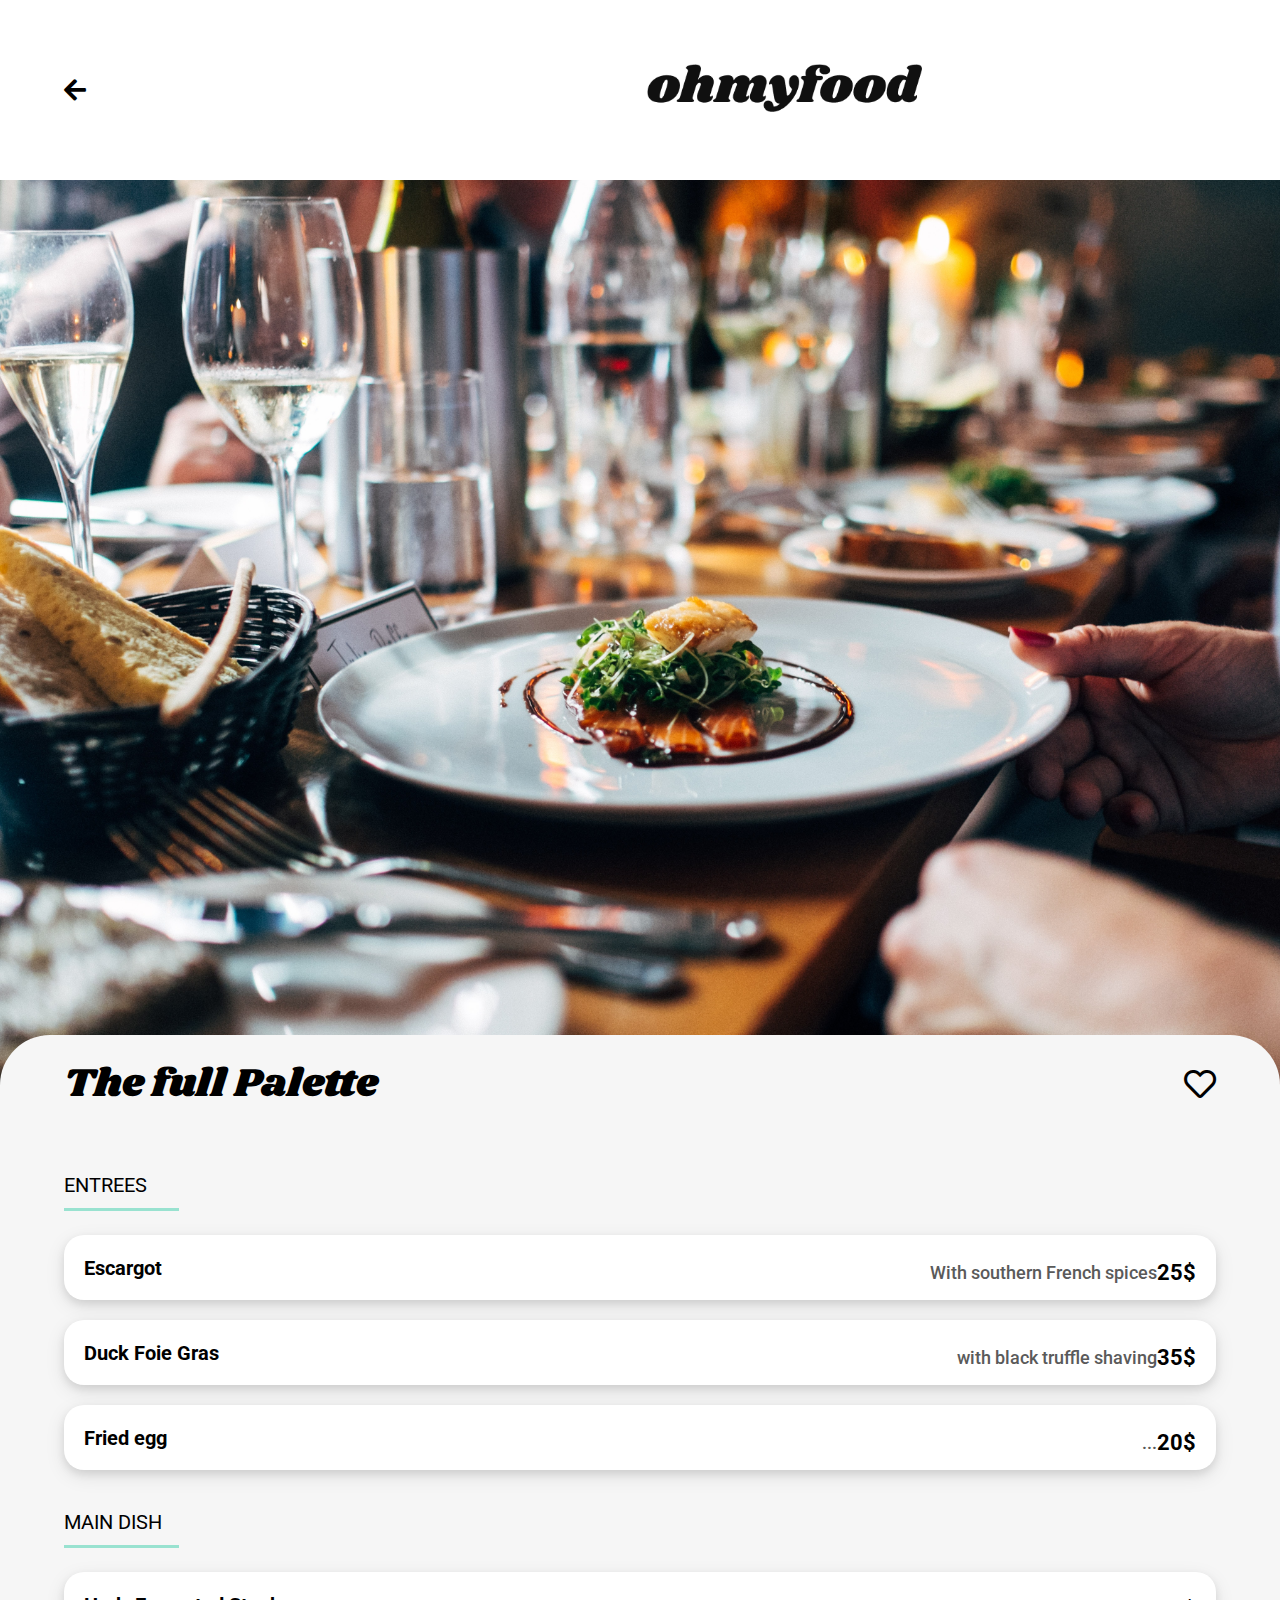
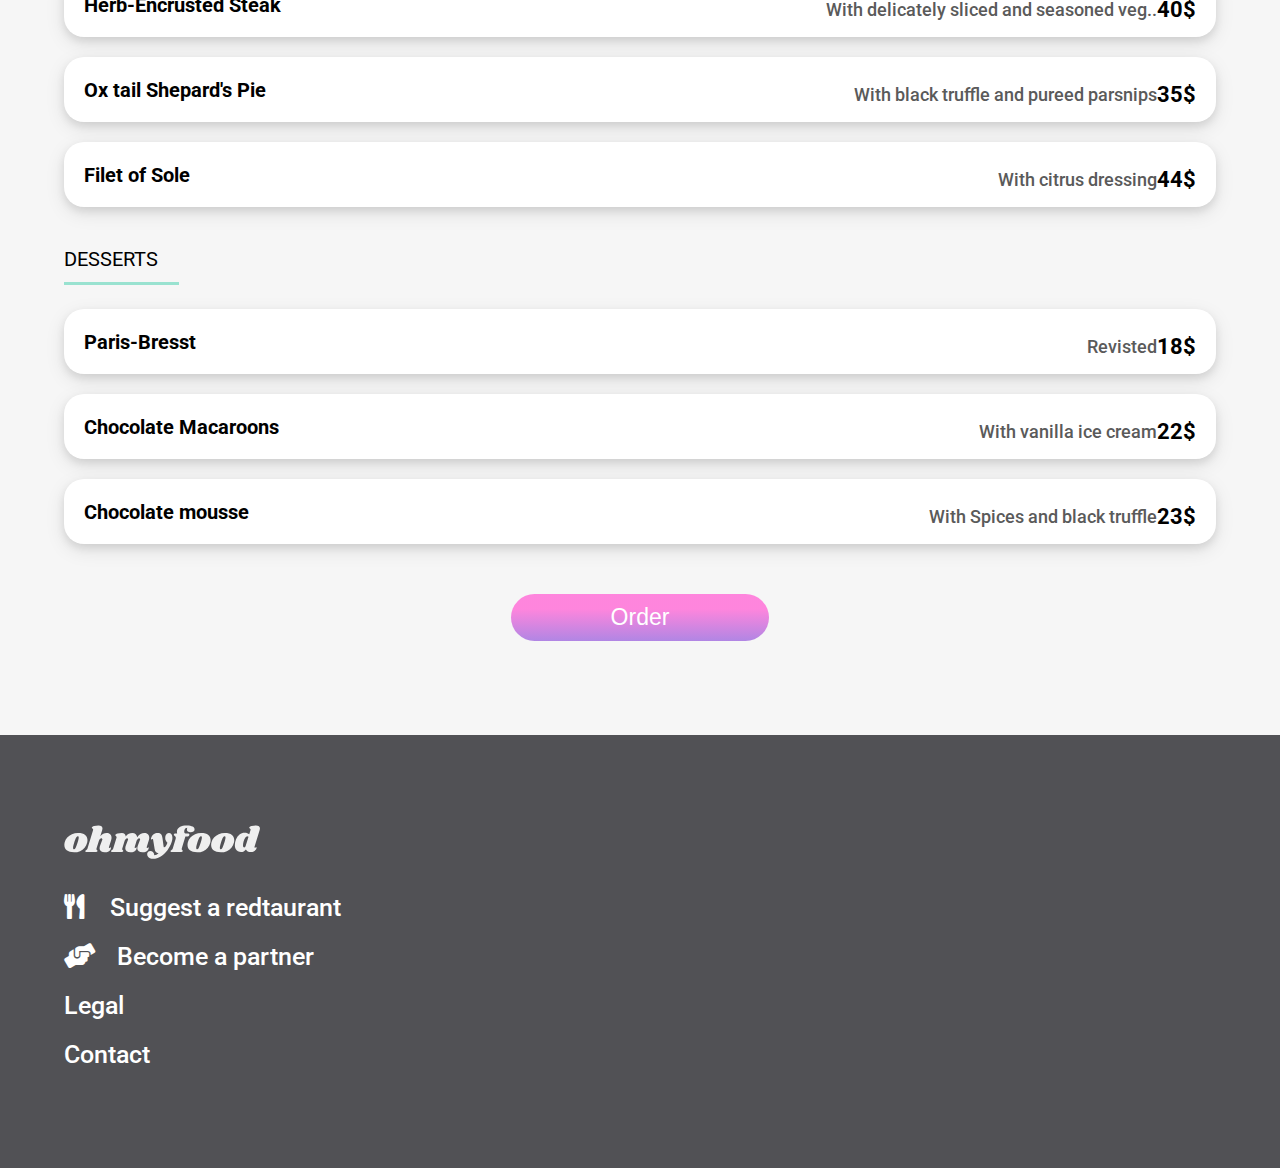
<file: The_full_Palette.html>
<!DOCTYPE html>
<html lang="en">
<head>
    <meta charset="UTF-8">
    <meta http-equiv="X-UA-Compatible" content="IE=edge">
    <meta name="viewport" content="width=device-width, initial-scale=1.0">
    <link rel="stylesheet" href="style.css">
    <link rel="stylesheet" href="https://cdnjs.cloudflare.com/ajax/libs/font-awesome/5.15.4/css/all.min.css" integrity="sha512-1ycn6IcaQQ40/MKBW2W4Rhis/DbILU74C1vSrLJxCq57o941Ym01SwNsOMqvEBFlcgUa6xLiPY/NS5R+E6ztJQ==" crossorigin="anonymous" referrerpolicy="no-referrer" />
    <title>The_full_Palette</title>
</head>
<body>
    <section>
        <div class="heading-menu-section">
            <div class="heading-menu-section__logo">
                <a href="index.html"><i class="fas fa-arrow-left"></i></a>
                <a href="index.html"><img src="images/logo/ohmyfood.png" alt="logo"></a>
            </div>
        </div>
        <div class="heading-menu-section__banner-img">
            <img src="images/restaurants/jay-wennington-N_Y88TWmGwA-unsplash.jpg" alt="">
        </div>
    </section>
    <div class="restaurant-food-section">
        <div class="restaurant-food-section__content">
            <div class="restaurant-food-section__content--heading-primary">
                <div class="cont">
                    <div class="text">
                        <h3>The full Palette</h3>
                    </div>
                    <div class="icon">
                        <i class="fas fa-heart"></i>
                    </div>
                </div>
            </div>
            <div class="restaurant-food-section__content--recipes">
              <div class="entrees">
                  <div class="head">
                      <h3>ENTREES<br></h3>
                      <span></span>
                  </div>
                  <div class="sm-card">
                      <h4> Escargot</h4>
                      <div class="sm-card-row">
                          <p>With southern French spices</p>
                          <h5>25$</h5>
                      </div>
                  </div>
                  <div class="sm-card">
                      <h4> Duck Foie Gras</h4>
                      <div class="sm-card-row">
                          <p>with black truffle shaving</p>
                          <h5>35$</h5>
                      </div>
                  </div>
                  <div class="sm-card">
                      <h4> Fried egg</h4>
                      <div class="sm-card-row">
                          <p>...</p>
                          <h5>20$</h5>
                      </div>
                  </div>
              </div>
              <div class="entrees">
                  <div class="head">
                      <h3>MAIN DISH<br></h3>
                      <span></span>
                  </div>
                  <div class="sm-card">
                      <h4>Herb-Encrusted Steak</h4>
                      <div class="sm-card-row">
                          <p>With delicately sliced and seasoned veg..</p>
                          <h5>40$</h5>
                      </div>
                  </div>
                  <div class="sm-card">
                      <h4>Ox tail Shepard's Pie</h4>
                      <div class="sm-card-row">
                          <p>With black truffle and pureed parsnips</p>
                          <h5>35$</h5>
                      </div>
                  </div>
                  <div class="sm-card">
                      <h4>Filet of Sole</h4>
                      <div class="sm-card-row">
                          <p>With citrus dressing</p>
                          <h5>44$</h5>
                      </div>
                  </div>
              </div>
              <div class="entrees">
                  <div class="head">
                      <h3>DESSERTS<br></h3>
                      <span></span>
                  </div>
                  <div class="sm-card">
                      <h4>Paris-Bresst</h4>
                      <div class="sm-card-row">
                          <p>Revisted</p>
                          <h5>18$</h5>
                      </div>
                  </div>
                  <div class="sm-card">
                      <h4>Chocolate Macaroons</h4>
                      <div class="sm-card-row">
                          <p>With vanilla ice cream</p>
                          <h5>22$</h5>
                      </div>
                  </div>
                  <div class="sm-card">
                      <h4>Chocolate mousse</h4>
                      <div class="sm-card-row">
                          <p>With Spices and black truffle</p>
                          <h5>23$</h5>
                      </div>
                  </div>
              </div>
              <div class="btn">
                  <button><a href="#">Order</a></button>
              </div>
            </div>

        </div>
    </div>
    <section>

    </section>
    

    <footer>
        <div class="footer-section">
            <div class="footer-section__content">
                <div class="logo-footer">
                    <img src="images/logo/ohmyfood@2x.svg" alt="">
                </div>
                <div class="links">
                    <a href="#"><p><i class="fas fa-utensils"></i> Suggest a redtaurant</p></a>
                    <a href="#"><p><i class="fas fa-hands-helping"></i> Become a partner</p></a>
                    <a href="#"><p>Legal</p></a>
                   <a href="#"> <p>Contact</p></a>
                </div>
            </div>
        </div>
    </footer>
</body>
</html>
</file>
<file: style.css>
@import url("https://fonts.googleapis.com/css2?family=Shrikhand&display=swap");
@import url("https://fonts.googleapis.com/css2?family=Roboto:ital,wght@0,100;0,300;0,400;0,500;0,700;0,900;1,100;1,300;1,400;1,500;1,700;1,900&display=swap");
* {
  box-sizing: border-box;
  padding: 0;
  margin: 0;
  max-width: 100%;
}

a {
  text-decoration: none;
  color: black;
}

/* variables*/
/* mixins*/
.heading-section {
  display: flex;
  flex-direction: column;
  justify-content: center;
  align-items: center;
  text-align: center;
}
.heading-section__logo {
  width: 100%;
  padding: 20px 0;
  box-shadow: 0 4px 8px 0 rgba(0, 0, 0, 0.096), 0 6px 20px 0 rgba(0, 0, 0, 0.096);
}
.heading-section__logo a {
  width: 50%;
}
.heading-section__content {
  width: 100%;
  background-color: #c9c9c94b;
}
.heading-section__content--map {
  display: flex;
  justify-content: center;
  align-items: center;
  flex-direction: row;
  padding: 30px 0;
  background-color: #c9c9c98f;
  width: 100%;
  margin-bottom: 50px;
}
.heading-section__content--map i.fas.fa-map-marker-alt {
  font-size: 30px;
  padding-right: 25px;
}
.heading-section__content--map h3 {
  font-size: 25px;
  font-family: "roboto", sans-serif;
}
.heading-section__content h2 {
  font-size: 40px;
  font-family: "roboto", sans-serif;
  padding-top: 40px;
  font-weight: 700;
}
.heading-section__content p {
  font-size: 30px;
  font-family: "roboto", sans-serif;
  font-weight: 300;
  margin: 50px 0;
  padding: 0 20px;
}
.heading-section__content button {
  background: linear-gradient(180deg, rgba(255, 121, 218, 0.9) 31.77%, rgba(147, 86, 220, 0.7) 100%);
  padding: 20px 30px;
  font-size: 30px;
  border-radius: 55px;
  border: none;
  margin-bottom: 60px;
}
.heading-section__content button a {
  color: #fff;
}

.how-it-work-sections {
  display: flex;
  justify-content: center;
  align-items: flex-start;
  width: 100%;
  padding: 0 5%;
}
.how-it-work-sections__content {
  width: 100%;
}
.how-it-work-sections__content--cards {
  display: flex;
  flex-direction: column;
  align-items: flex-start;
}
.how-it-work-sections__content--cards .card-1 {
  display: flex;
  justify-content: flex-start;
  align-items: center;
  margin-top: 40px;
  background-color: #c9c9c936;
  width: 100%;
  padding: 25px 0;
  margin-left: 15px;
  border-radius: 20px;
  box-shadow: 0 4px 8px 0 rgba(0, 0, 0, 0.096), 0 6px 20px 0 rgba(0, 0, 0, 0.096);
}
.how-it-work-sections__content--cards .card-1 p {
  background-color: #9356dc;
  padding: 10px 15px;
  margin-right: 20px;
  border-radius: 100%;
  font-family: "roboto", sans-serif;
  color: #fff;
  font-size: 18px;
  font-weight: 800;
  margin-left: -15px;
}
.how-it-work-sections__content--cards .card-1 .fas.fa-mobile-alt {
  font-size: 25px;
  padding: 0 20px;
  color: #8b8b8b;
}
.how-it-work-sections__content--cards .card-1 .fas.fa-store {
  font-size: 25px;
  padding: 0 20px;
  color: #8b8b8b;
}
.how-it-work-sections__content--cards .card-1 .fas.fa-bars {
  font-size: 25px;
  padding: 0 20px;
  color: #8b8b8b;
}
.how-it-work-sections__content--cards .card-1 h3 {
  font-size: 22px;
  font-family: "roboto", sans-serif;
}
.how-it-work-sections__content--cards .active {
  background-color: #9256dc1f;
  margin-bottom: 60px;
}
.how-it-work-sections__content h2 {
  font-size: 40px;
  font-family: "roboto", sans-serif;
  padding-top: 40px;
  font-weight: 700;
}

.restaurants-section {
  background-color: #c9c9c936;
  width: 100%;
  padding: 3% 5%;
}
.restaurants-section__content h2 {
  font-size: 40px;
  font-family: "roboto", sans-serif;
  padding-top: 40px;
  font-weight: 700;
  margin-bottom: 30px;
}
.restaurants-section__content .card-2-new img {
  height: 25vh;
  width: 100%;
  -o-object-fit: cover;
     object-fit: cover;
  border-radius: 40px 40px 0 0;
}
.restaurants-section__content .card-2-new .cont {
  display: flex;
  flex-direction: row;
  justify-content: space-between;
  align-items: center;
  padding: 20px 20px;
  box-shadow: 0 4px 8px 0 rgba(0, 0, 0, 0.096), 0 6px 20px 0 rgba(0, 0, 0, 0.096);
  margin-bottom: 30px;
  margin-top: -3px;
  border-radius: 0px 0px 40px 40px;
}
.restaurants-section__content .card-2-new .cont .text h3 {
  font-family: "roboto", sans-serif;
  font-size: 27px;
  font-weight: 700;
  margin-bottom: 10px;
}
.restaurants-section__content .card-2-new .cont .text p {
  font-family: "roboto", sans-serif;
  font-size: 22px;
}
.restaurants-section__content .card-2-new .cont .icon i.fas.fa-heart {
  font-size: 30px;
  font-weight: 100;
}
.restaurants-section__content .card-2-new .cont .icon i.fas.fa-heart:hover {
  font-weight: 900;
  transition: 0.4s ease-in-out;
  color: #A75CDB;
}

.footer-section {
  padding: 7% 5%;
  background-color: #515155;
  color: white;
  font-family: "roboto", sans-serif;
}
.footer-section__content img {
  filter: invert(1);
  margin-bottom: 20px;
}
.footer-section__content .links p {
  padding: 10px 0;
  font-size: 25px;
  font-weight: 500;
  color: white;
}
.footer-section__content .links i.fas.fa-utensils {
  padding-right: 20px;
}
.footer-section__content .links i.fas.fa-hands-helping {
  padding-right: 16px;
}

.heading-menu-section__logo {
  display: flex;
  justify-content: space-between;
  align-items: center;
  flex-direction: row;
  padding: 5% 5%;
  width: 77%;
}
.heading-menu-section__logo img {
  width: 70%;
}
.heading-menu-section__logo a {
  text-align: right;
}
.heading-menu-section__logo i.fas.fa-arrow-left {
  font-size: 25px;
}
.heading-menu-section__banner-img {
  width: 100%;
  z-index: -1;
  position: relative;
}
.heading-menu-section__banner-img img {
  height: 72vw;
  width: 100%;
  -o-object-fit: cover;
     object-fit: cover;
}

.restaurant-food-section {
  background-color: #F6F6F6;
  padding-left: 5%;
  padding-right: 5%;
  padding-bottom: 5%;
  border-radius: 50px 50px 0 0;
}
.restaurant-food-section__content--heading-primary .cont {
  display: flex;
  flex-direction: row;
  justify-content: space-between;
  align-items: center;
  padding: 20px 0px;
  margin-top: -70px;
  z-index: 2;
}
.restaurant-food-section__content--heading-primary .cont .text h3 {
  font-family: "Shrikhand", cursive;
  font-size: 40px;
  font-weight: 500;
}
.restaurant-food-section__content--heading-primary .cont .icon i.fas.fa-heart {
  font-size: 32px;
  font-weight: 100;
}
.restaurant-food-section__content--recipes .entrees .head {
  margin-top: 40px;
}
.restaurant-food-section__content--recipes .entrees .head h3 {
  font-size: 20px;
  font-family: "roboto", sans-serif;
  font-weight: 400;
  padding-top: -5px 0;
}
.restaurant-food-section__content--recipes .entrees .head span {
  display: inline-block;
  margin-top: -20px;
  width: 10%;
  border-bottom: 3px solid #99E2D0;
}
.restaurant-food-section__content--recipes .entrees .sm-card {
  margin: 20px 0;
  padding: 15px 20px;
  border-radius: 20px;
  background-color: #FFFFFF;
  box-shadow: 0 4px 8px 0 rgba(0, 0, 0, 0.096), 0 6px 20px 0 rgba(0, 0, 0, 0.096);
}
.restaurant-food-section__content--recipes .entrees .sm-card h4 {
  font-size: 20px;
  font-family: "roboto", sans-serif;
}
.restaurant-food-section__content--recipes .entrees .sm-card {
  display: flex;
  justify-content: space-between;
  align-items: center;
  flex-direction: row;
}
.restaurant-food-section__content--recipes .entrees .sm-card .x-card {
  width: 100%;
}
.restaurant-food-section__content--recipes .entrees .sm-card .sm-hover {
  width: 0px;
  background-size: 200% 100%;
  background-position: right bottom;
  transition: all 0.5s ease-out;
}
.restaurant-food-section__content--recipes .entrees .sm-card .sm-hover:hover {
  width: 20%;
  font-size: 35px;
  padding: 28px;
  display: flex;
  justify-content: center;
  align-items: center;
  flex-direction: column;
  margin: -20px -20px -20px 6px;
  border-radius: 0px 20px 20px 0;
  background-color: #99E2D0;
  background-position: left bottom;
  transition: 1s ease-in-out;
}
.restaurant-food-section__content--recipes .entrees .sm-card .sm-card-row {
  display: flex;
  justify-content: space-between;
  align-items: center;
  flex-direction: row;
  margin-top: 10px;
}
.restaurant-food-section__content--recipes .entrees .sm-card .sm-card-row p {
  font-size: 18px;
  font-family: "roboto", sans-serif;
  font-weight: 500;
  color: #5a5a5a;
}
.restaurant-food-section__content--recipes .entrees .sm-card .sm-card-row h5 {
  font-size: 22px;
  font-family: "roboto", sans-serif;
  font-weight: 700;
  color: #000000;
}
.restaurant-food-section__content--recipes .btn {
  display: flex;
  justify-content: center;
  align-items: center;
  flex-direction: row;
}
.restaurant-food-section__content--recipes button {
  background: linear-gradient(180deg, rgba(255, 121, 218, 0.9) 31.77%, rgba(147, 86, 220, 0.7) 100%);
  padding: 10px 100px;
  font-size: 23px;
  border-radius: 55px;
  border: none;
  text-align: center;
  margin: 30px 0;
}
.restaurant-food-section__content--recipes button a {
  color: #fff;
}/*# sourceMappingURL=style.css.map */
</file>
<file: css/style.css>
@import url("https://fonts.googleapis.com/css2?family=Shrikhand&display=swap");
@import url("https://fonts.googleapis.com/css2?family=Roboto:ital,wght@0,100;0,300;0,400;0,500;0,700;0,900;1,100;1,300;1,400;1,500;1,700;1,900&display=swap");
* {
  box-sizing: border-box;
  padding: 0;
  margin: 0;
  max-width: 100%;
}

a {
  text-decoration: none;
  color: black;
}

/* variables*/
/* mixins*/
.heading-section {
  display: flex;
  flex-direction: column;
  justify-content: center;
  align-items: center;
  text-align: center;
}
.heading-section__logo {
  width: 100%;
  padding: 20px 0;
  box-shadow: 0 4px 8px 0 rgba(0, 0, 0, 0.096), 0 6px 20px 0 rgba(0, 0, 0, 0.096);
}
.heading-section__logo a {
  width: 50%;
}
.heading-section__content {
  width: 100%;
  background-color: #c9c9c94b;
}
.heading-section__content--map {
  display: flex;
  justify-content: center;
  align-items: center;
  flex-direction: row;
  padding: 30px 0;
  background-color: #c9c9c98f;
  width: 100%;
  margin-bottom: 50px;
}
.heading-section__content--map i.fas.fa-map-marker-alt {
  font-size: 30px;
  padding-right: 25px;
}
.heading-section__content--map h3 {
  font-size: 25px;
  font-family: "roboto", sans-serif;
}
.heading-section__content h2 {
  font-size: 40px;
  font-family: "roboto", sans-serif;
  padding-top: 40px;
  font-weight: 700;
}
.heading-section__content p {
  font-size: 30px;
  font-family: "roboto", sans-serif;
  font-weight: 300;
  margin: 50px 0;
  padding: 0 20px;
}
.heading-section__content button {
  background: linear-gradient(180deg, rgba(255, 121, 218, 0.9) 31.77%, rgba(147, 86, 220, 0.7) 100%);
  padding: 20px 30px;
  font-size: 30px;
  border-radius: 55px;
  border: none;
  margin-bottom: 60px;
}
.heading-section__content button a {
  color: #fff;
}

.how-it-work-sections {
  display: flex;
  justify-content: center;
  align-items: flex-start;
  width: 100%;
  padding: 0 5%;
}
.how-it-work-sections__content {
  width: 100%;
}
.how-it-work-sections__content--cards {
  display: flex;
  flex-direction: column;
  align-items: flex-start;
}
.how-it-work-sections__content--cards .card-1 {
  display: flex;
  justify-content: flex-start;
  align-items: center;
  margin-top: 40px;
  background-color: #c9c9c936;
  width: 100%;
  padding: 25px 0;
  margin-left: 15px;
  border-radius: 20px;
  box-shadow: 0 4px 8px 0 rgba(0, 0, 0, 0.096), 0 6px 20px 0 rgba(0, 0, 0, 0.096);
}
.how-it-work-sections__content--cards .card-1 p {
  background-color: #9356dc;
  padding: 10px 15px;
  margin-right: 20px;
  border-radius: 100%;
  font-family: "roboto", sans-serif;
  color: #fff;
  font-size: 18px;
  font-weight: 800;
  margin-left: -15px;
}
.how-it-work-sections__content--cards .card-1 .fas.fa-mobile-alt {
  font-size: 25px;
  padding: 0 20px;
  color: #8b8b8b;
}
.how-it-work-sections__content--cards .card-1 .fas.fa-store {
  font-size: 25px;
  padding: 0 20px;
  color: #8b8b8b;
}
.how-it-work-sections__content--cards .card-1 .fas.fa-bars {
  font-size: 25px;
  padding: 0 20px;
  color: #8b8b8b;
}
.how-it-work-sections__content--cards .card-1 h3 {
  font-size: 22px;
  font-family: "roboto", sans-serif;
}
.how-it-work-sections__content--cards .active {
  background-color: #9256dc1f;
  margin-bottom: 60px;
}
.how-it-work-sections__content h2 {
  font-size: 40px;
  font-family: "roboto", sans-serif;
  padding-top: 40px;
  font-weight: 700;
}

.restaurants-section {
  background-color: #c9c9c936;
  width: 100%;
  padding: 3% 5%;
}
.restaurants-section__content h2 {
  font-size: 40px;
  font-family: "roboto", sans-serif;
  padding-top: 40px;
  font-weight: 700;
  margin-bottom: 30px;
}
.restaurants-section__content .card-2-new img {
  height: 25vh;
  width: 100%;
  -o-object-fit: cover;
     object-fit: cover;
  border-radius: 40px 40px 0 0;
}
.restaurants-section__content .card-2-new .cont {
  display: flex;
  flex-direction: row;
  justify-content: space-between;
  align-items: center;
  padding: 20px 20px;
  box-shadow: 0 4px 8px 0 rgba(0, 0, 0, 0.096), 0 6px 20px 0 rgba(0, 0, 0, 0.096);
  margin-bottom: 30px;
  margin-top: -3px;
  border-radius: 0px 0px 40px 40px;
}
.restaurants-section__content .card-2-new .cont .text h3 {
  font-family: "roboto", sans-serif;
  font-size: 27px;
  font-weight: 700;
  margin-bottom: 10px;
}
.restaurants-section__content .card-2-new .cont .text p {
  font-family: "roboto", sans-serif;
  font-size: 22px;
}
.restaurants-section__content .card-2-new .cont .icon i.fas.fa-heart {
  font-size: 30px;
  font-weight: 100;
}
.restaurants-section__content .card-2-new .cont .icon i.fas.fa-heart:hover {
  font-weight: 900;
  transition: 0.4s ease-in-out;
  color: #A75CDB;
}

.footer-section {
  padding: 7% 5%;
  background-color: #515155;
  color: white;
  font-family: "roboto", sans-serif;
}
.footer-section__content img {
  filter: invert(1);
  margin-bottom: 20px;
}
.footer-section__content .links p {
  padding: 10px 0;
  font-size: 25px;
  font-weight: 500;
  color: white;
}
.footer-section__content .links i.fas.fa-utensils {
  padding-right: 20px;
}
.footer-section__content .links i.fas.fa-hands-helping {
  padding-right: 16px;
}

.heading-menu-section__logo {
  display: flex;
  justify-content: space-between;
  align-items: center;
  flex-direction: row;
  padding: 5% 5%;
  width: 77%;
}
.heading-menu-section__logo img {
  width: 70%;
}
.heading-menu-section__logo a {
  text-align: right;
}
.heading-menu-section__logo i.fas.fa-arrow-left {
  font-size: 25px;
}
.heading-menu-section__banner-img {
  width: 100%;
  z-index: -1;
  position: relative;
}
.heading-menu-section__banner-img img {
  height: 72vw;
  width: 100%;
  -o-object-fit: cover;
     object-fit: cover;
}

.restaurant-food-section {
  background-color: #F6F6F6;
  padding-left: 5%;
  padding-right: 5%;
  padding-bottom: 5%;
  border-radius: 50px 50px 0 0;
}
.restaurant-food-section__content--heading-primary .cont {
  display: flex;
  flex-direction: row;
  justify-content: space-between;
  align-items: center;
  padding: 20px 0px;
  margin-top: -70px;
  z-index: 2;
}
.restaurant-food-section__content--heading-primary .cont .text h3 {
  font-family: "Shrikhand", cursive;
  font-size: 40px;
  font-weight: 500;
}
.restaurant-food-section__content--heading-primary .cont .icon i.fas.fa-heart {
  font-size: 32px;
  font-weight: 100;
}
.restaurant-food-section__content--recipes .entrees .head {
  margin-top: 40px;
}
.restaurant-food-section__content--recipes .entrees .head h3 {
  font-size: 20px;
  font-family: "roboto", sans-serif;
  font-weight: 400;
  padding-top: -5px 0;
}
.restaurant-food-section__content--recipes .entrees .head span {
  display: inline-block;
  margin-top: -20px;
  width: 10%;
  border-bottom: 3px solid #99E2D0;
}
.restaurant-food-section__content--recipes .entrees .sm-card {
  margin: 20px 0;
  padding: 15px 20px;
  border-radius: 20px;
  background-color: #FFFFFF;
  box-shadow: 0 4px 8px 0 rgba(0, 0, 0, 0.096), 0 6px 20px 0 rgba(0, 0, 0, 0.096);
}
.restaurant-food-section__content--recipes .entrees .sm-card h4 {
  font-size: 20px;
  font-family: "roboto", sans-serif;
}
.restaurant-food-section__content--recipes .entrees .sm-card {
  display: flex;
  justify-content: space-between;
  align-items: center;
  flex-direction: row;
}
.restaurant-food-section__content--recipes .entrees .sm-card .x-card {
  width: 100%;
}
.restaurant-food-section__content--recipes .entrees .sm-card .sm-hover {
  width: 0px;
  background-size: 200% 100%;
  background-position: right bottom;
  transition: all 0.5s ease-out;
}
.restaurant-food-section__content--recipes .entrees .sm-card .sm-hover:hover {
  width: 20%;
  font-size: 35px;
  padding: 28px;
  display: flex;
  justify-content: center;
  align-items: center;
  flex-direction: column;
  margin: -20px -20px -20px 6px;
  border-radius: 0px 20px 20px 0;
  background-color: #99E2D0;
  background-position: left bottom;
  transition: 1s ease-in-out;
}
.restaurant-food-section__content--recipes .entrees .sm-card .sm-card-row {
  display: flex;
  justify-content: space-between;
  align-items: center;
  flex-direction: row;
  margin-top: 10px;
}
.restaurant-food-section__content--recipes .entrees .sm-card .sm-card-row p {
  font-size: 18px;
  font-family: "roboto", sans-serif;
  font-weight: 500;
  color: #5a5a5a;
}
.restaurant-food-section__content--recipes .entrees .sm-card .sm-card-row h5 {
  font-size: 22px;
  font-family: "roboto", sans-serif;
  font-weight: 700;
  color: #000000;
}
.restaurant-food-section__content--recipes .btn {
  display: flex;
  justify-content: center;
  align-items: center;
  flex-direction: row;
}
.restaurant-food-section__content--recipes button {
  background: linear-gradient(180deg, rgba(255, 121, 218, 0.9) 31.77%, rgba(147, 86, 220, 0.7) 100%);
  padding: 10px 100px;
  font-size: 23px;
  border-radius: 55px;
  border: none;
  text-align: center;
  margin: 30px 0;
}
.restaurant-food-section__content--recipes button a {
  color: #fff;
}/*# sourceMappingURL=style.css.map */
</file>
